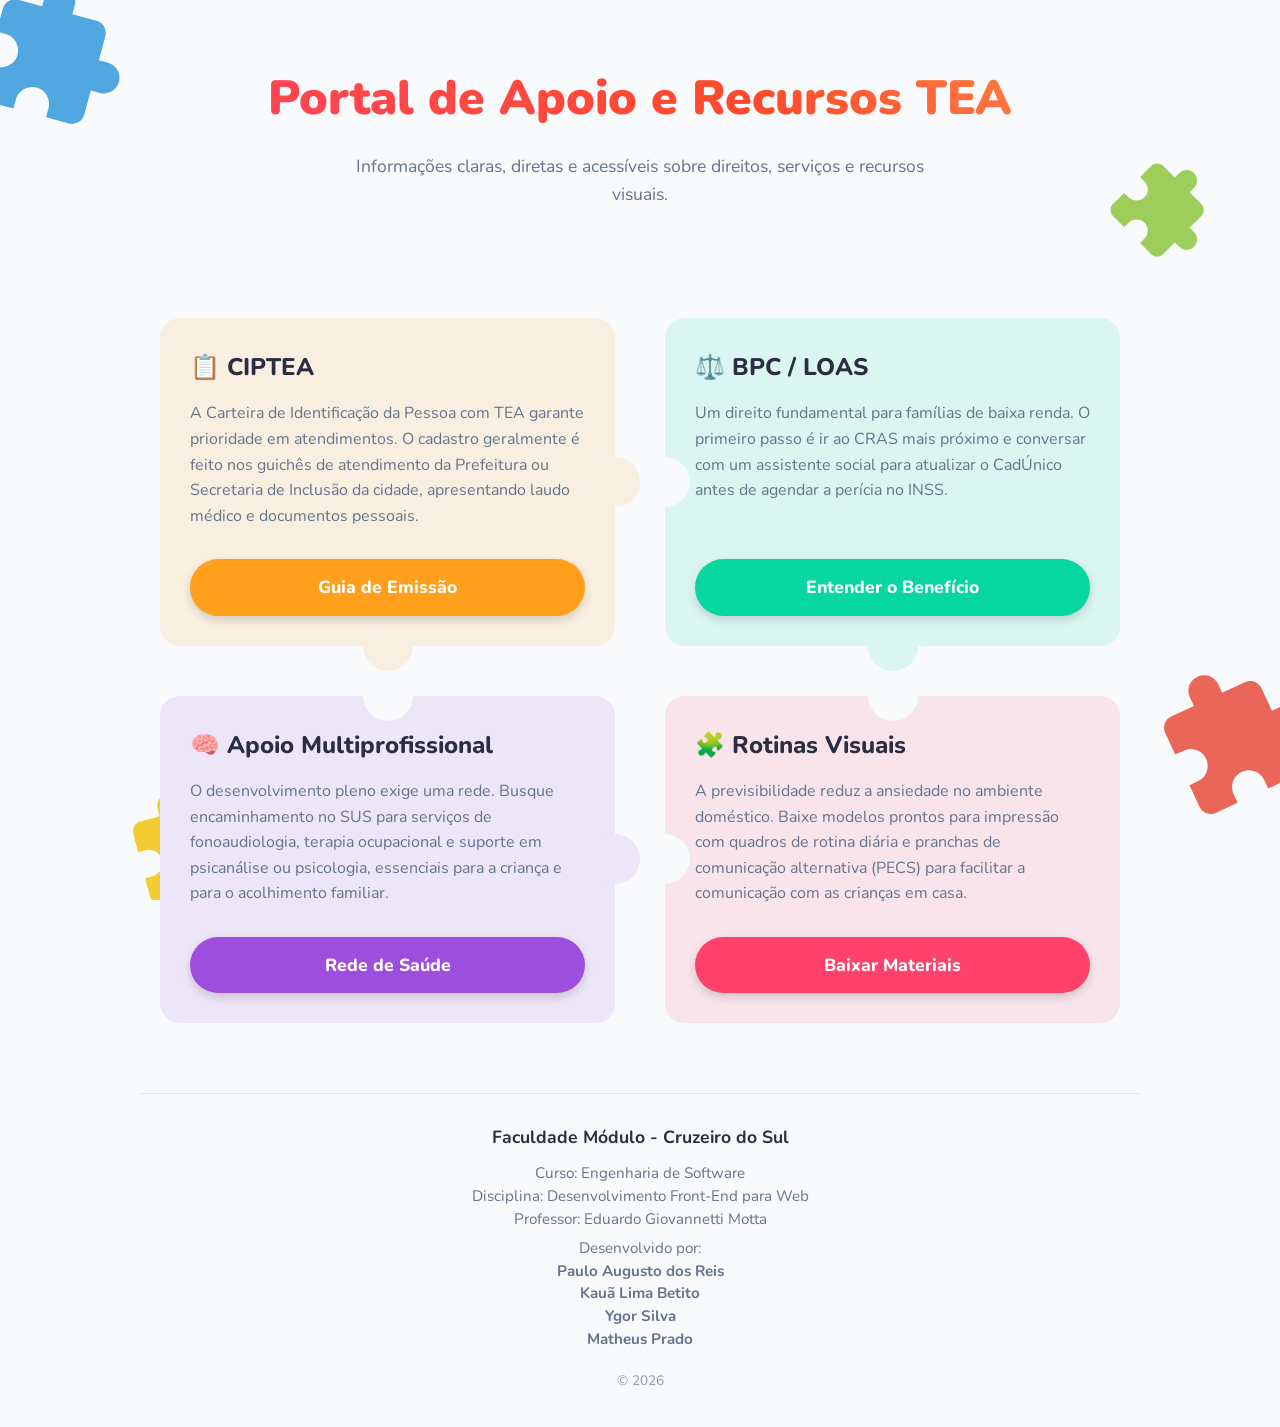
<file: index.html>
<!DOCTYPE html>
<html lang="pt-BR">
<head>
    <meta charset="UTF-8">
    <meta name="viewport" content="width=device-width, initial-scale=1.0">
    <title>Portal de Apoio TEA</title>

    <link rel="preconnect" href="https://fonts.googleapis.com">
    <link rel="preconnect" href="https://fonts.gstatic.com" crossorigin>
    <link href="https://fonts.googleapis.com/css2?family=Nunito:wght@400;700;900&display=swap" rel="stylesheet">
    
    <link rel="stylesheet" href="style.css">
</head>
<body>

    <div class="fundo-institucional">
        <svg class="peca p-azul" viewBox="0 0 24 24"><path d="M20.5 11H19V7c0-1.1-.9-2-2-2h-4V3.5C13 2.12 11.88 1 10.5 1S8 2.12 8 3.5V5H4c-1.1 0-1.99.9-1.99 2v3.8H3.5c1.49 0 2.7 1.21 2.7 2.7s-1.21 2.7-2.7 2.7H2V20c0 1.1.9 2 2 2h3.8v-1.5c0-1.49 1.21-2.7 2.7-2.7 1.49 0 2.7 1.21 2.7 2.7V22H17c1.1 0 2-.9 2-2v-4h1.5c1.38 0 2.5-1.12 2.5-2.5S21.88 11 20.5 11z"/></svg>
        <svg class="peca p-vermelha" viewBox="0 0 24 24"><path d="M20.5 11H19V7c0-1.1-.9-2-2-2h-4V3.5C13 2.12 11.88 1 10.5 1S8 2.12 8 3.5V5H4c-1.1 0-1.99.9-1.99 2v3.8H3.5c1.49 0 2.7 1.21 2.7 2.7s-1.21 2.7-2.7 2.7H2V20c0 1.1.9 2 2 2h3.8v-1.5c0-1.49 1.21-2.7 2.7-2.7 1.49 0 2.7 1.21 2.7 2.7V22H17c1.1 0 2-.9 2-2v-4h1.5c1.38 0 2.5-1.12 2.5-2.5S21.88 11 20.5 11z"/></svg>
        <svg class="peca p-verde" viewBox="0 0 24 24"><path d="M20.5 11H19V7c0-1.1-.9-2-2-2h-4V3.5C13 2.12 11.88 1 10.5 1S8 2.12 8 3.5V5H4c-1.1 0-1.99.9-1.99 2v3.8H3.5c1.49 0 2.7 1.21 2.7 2.7s-1.21 2.7-2.7 2.7H2V20c0 1.1.9 2 2 2h3.8v-1.5c0-1.49 1.21-2.7 2.7-2.7 1.49 0 2.7 1.21 2.7 2.7V22H17c1.1 0 2-.9 2-2v-4h1.5c1.38 0 2.5-1.12 2.5-2.5S21.88 11 20.5 11z"/></svg>
        <svg class="peca p-amarela" viewBox="0 0 24 24"><path d="M20.5 11H19V7c0-1.1-.9-2-2-2h-4V3.5C13 2.12 11.88 1 10.5 1S8 2.12 8 3.5V5H4c-1.1 0-1.99.9-1.99 2v3.8H3.5c1.49 0 2.7 1.21 2.7 2.7s-1.21 2.7-2.7 2.7H2V20c0 1.1.9 2 2 2h3.8v-1.5c0-1.49 1.21-2.7 2.7-2.7 1.49 0 2.7 1.21 2.7 2.7V22H17c1.1 0 2-.9 2-2v-4h1.5c1.38 0 2.5-1.12 2.5-2.5S21.88 11 20.5 11z"/></svg>
    </div>
    
    <header class="cabecalho-principal container">
        <h1>Portal de Apoio e Recursos TEA</h1>
        <p>Informações claras, diretas e acessíveis sobre direitos, serviços e recursos visuais.</p>
    </header>

    <main class="container">
        <div class="grid-cartoes">
            
            <article class="cartao">
                <div class="cartao-conteudo">
                    <h2>📋 CIPTEA</h2>
                    <p>A Carteira de Identificação da Pessoa com TEA garante prioridade em atendimentos. O cadastro geralmente é feito nos guichês de atendimento da Prefeitura ou Secretaria de Inclusão da cidade, apresentando laudo médico e documentos pessoais.</p>
                </div>
                <div class="cartao-acao">
                    <a href="ciptea.html" class="botao-profissional">Guia de Emissão</a>
                </div>
            </article>

            <article class="cartao">
                <div class="cartao-conteudo">
                    <h2>⚖️ BPC / LOAS</h2>
                    <p>Um direito fundamental para famílias de baixa renda. O primeiro passo é ir ao CRAS mais próximo e conversar com um assistente social para atualizar o CadÚnico antes de agendar a perícia no INSS.</p>
                </div>
                <div class="cartao-acao">
                    <a href="bpc.html" class="botao-profissional">Entender o Benefício</a>
                </div>
            </article>

            <article class="cartao">
                <div class="cartao-conteudo">
                    <h2>🧠 Apoio Multiprofissional</h2>
                    <p>O desenvolvimento pleno exige uma rede. Busque encaminhamento no SUS para serviços de fonoaudiologia, terapia ocupacional e suporte em psicanálise ou psicologia, essenciais para a criança e para o acolhimento familiar.</p>
                </div>
                <div class="cartao-acao">
                    <a href="saude.html" class="botao-profissional">Rede de Saúde</a>
                </div>
            </article>

            <article class="cartao">
                <div class="cartao-conteudo">
                    <h2>🧩 Rotinas Visuais</h2>
                    <p>A previsibilidade reduz a ansiedade no ambiente doméstico. Baixe modelos prontos para impressão com quadros de rotina diária e pranchas de comunicação alternativa (PECS) para facilitar a comunicação com as crianças em casa.</p>
                </div>
                <div class="cartao-acao">
                    <a href="materiais.html" class="botao-profissional">Baixar Materiais</a>
                </div>
            </article>

        </div>
    </main>

    <footer class="rodape-profissional container">
        <p class="faculdade"><strong>Faculdade Módulo - Cruzeiro do Sul</strong></p>
        <p class="disciplina">Curso: Engenharia de Software<br>
        Disciplina: Desenvolvimento Front-End para Web<br>
        Professor: Eduardo Giovannetti Motta</p>
        <p class="alunos">
          Desenvolvido por:<br>
          <strong>Paulo Augusto dos Reis</strong><br>
          <strong>Kauã Lima Betito</strong><br>
          <strong>Ygor Silva</strong><br>
          <strong>Matheus Prado</strong>
        </p>
        <p class="ano">&copy; 2026</p>
    </footer>

</body>
</html>
</file>
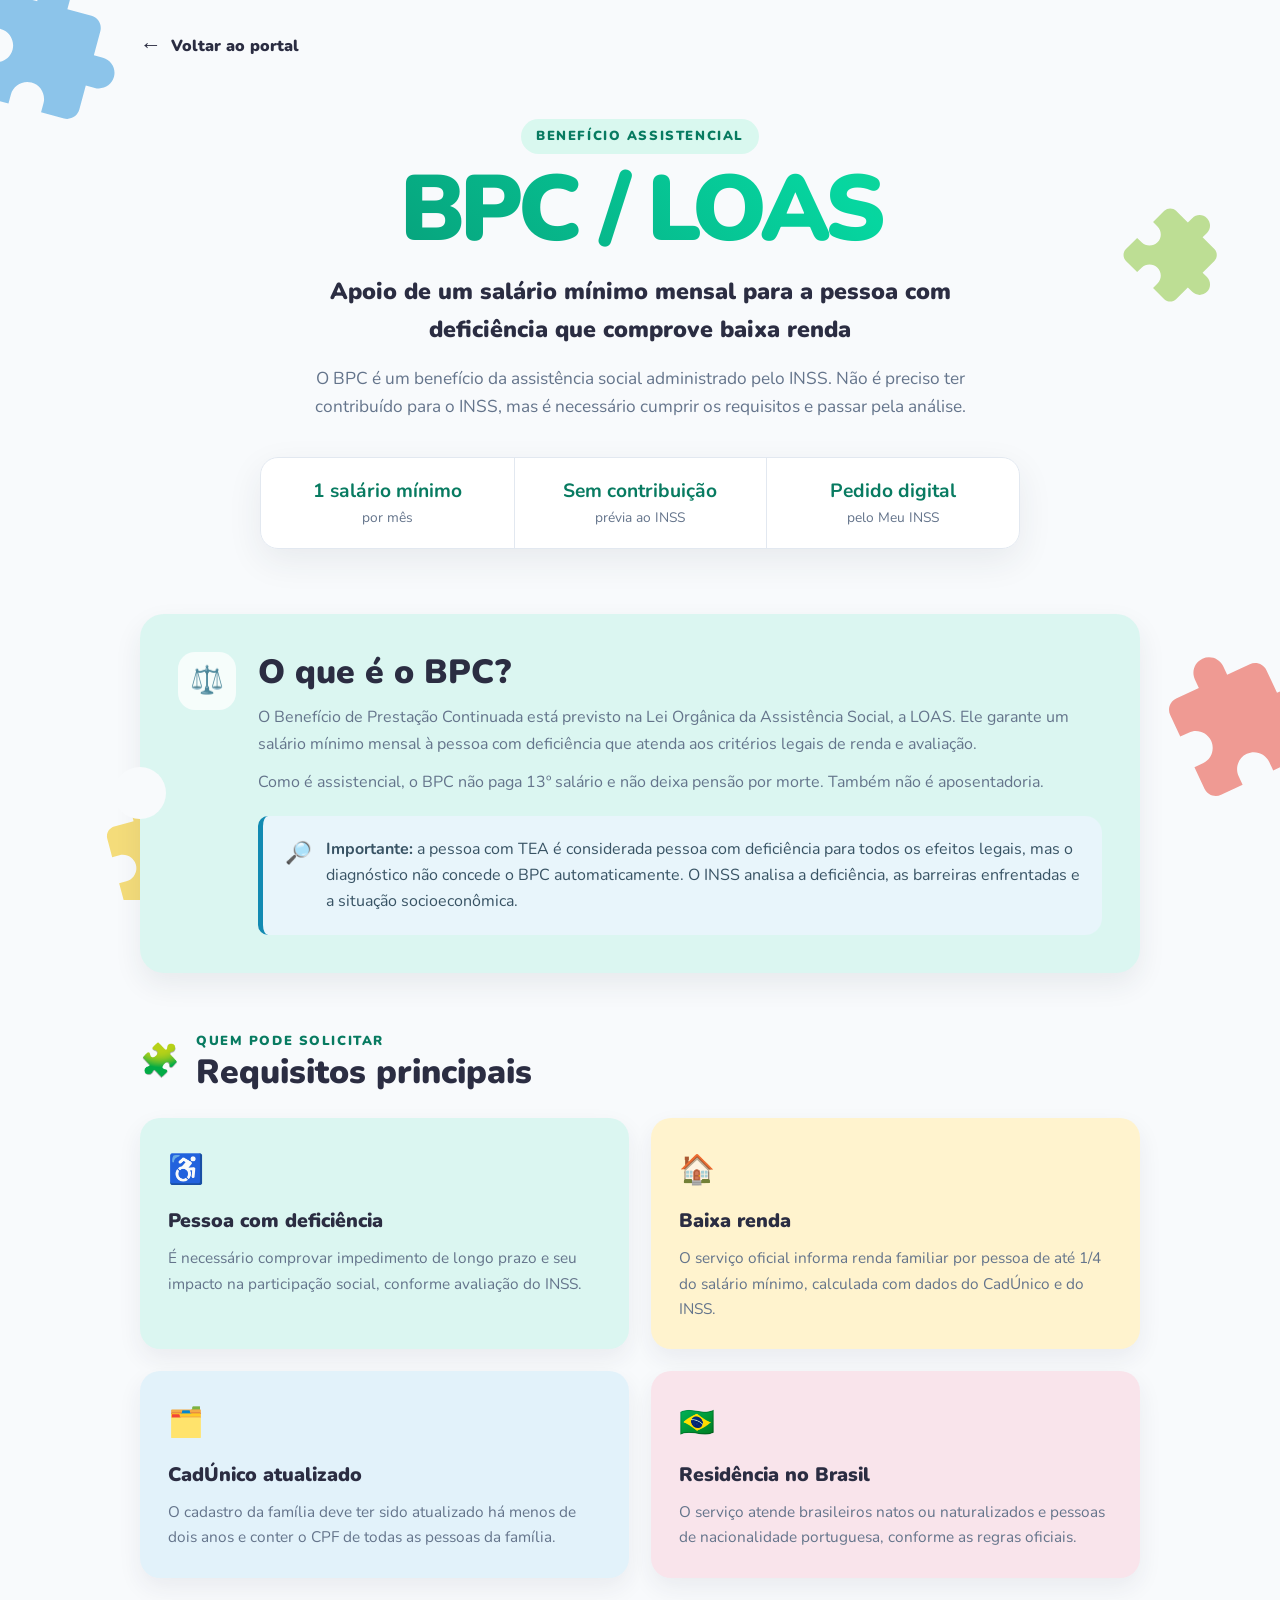
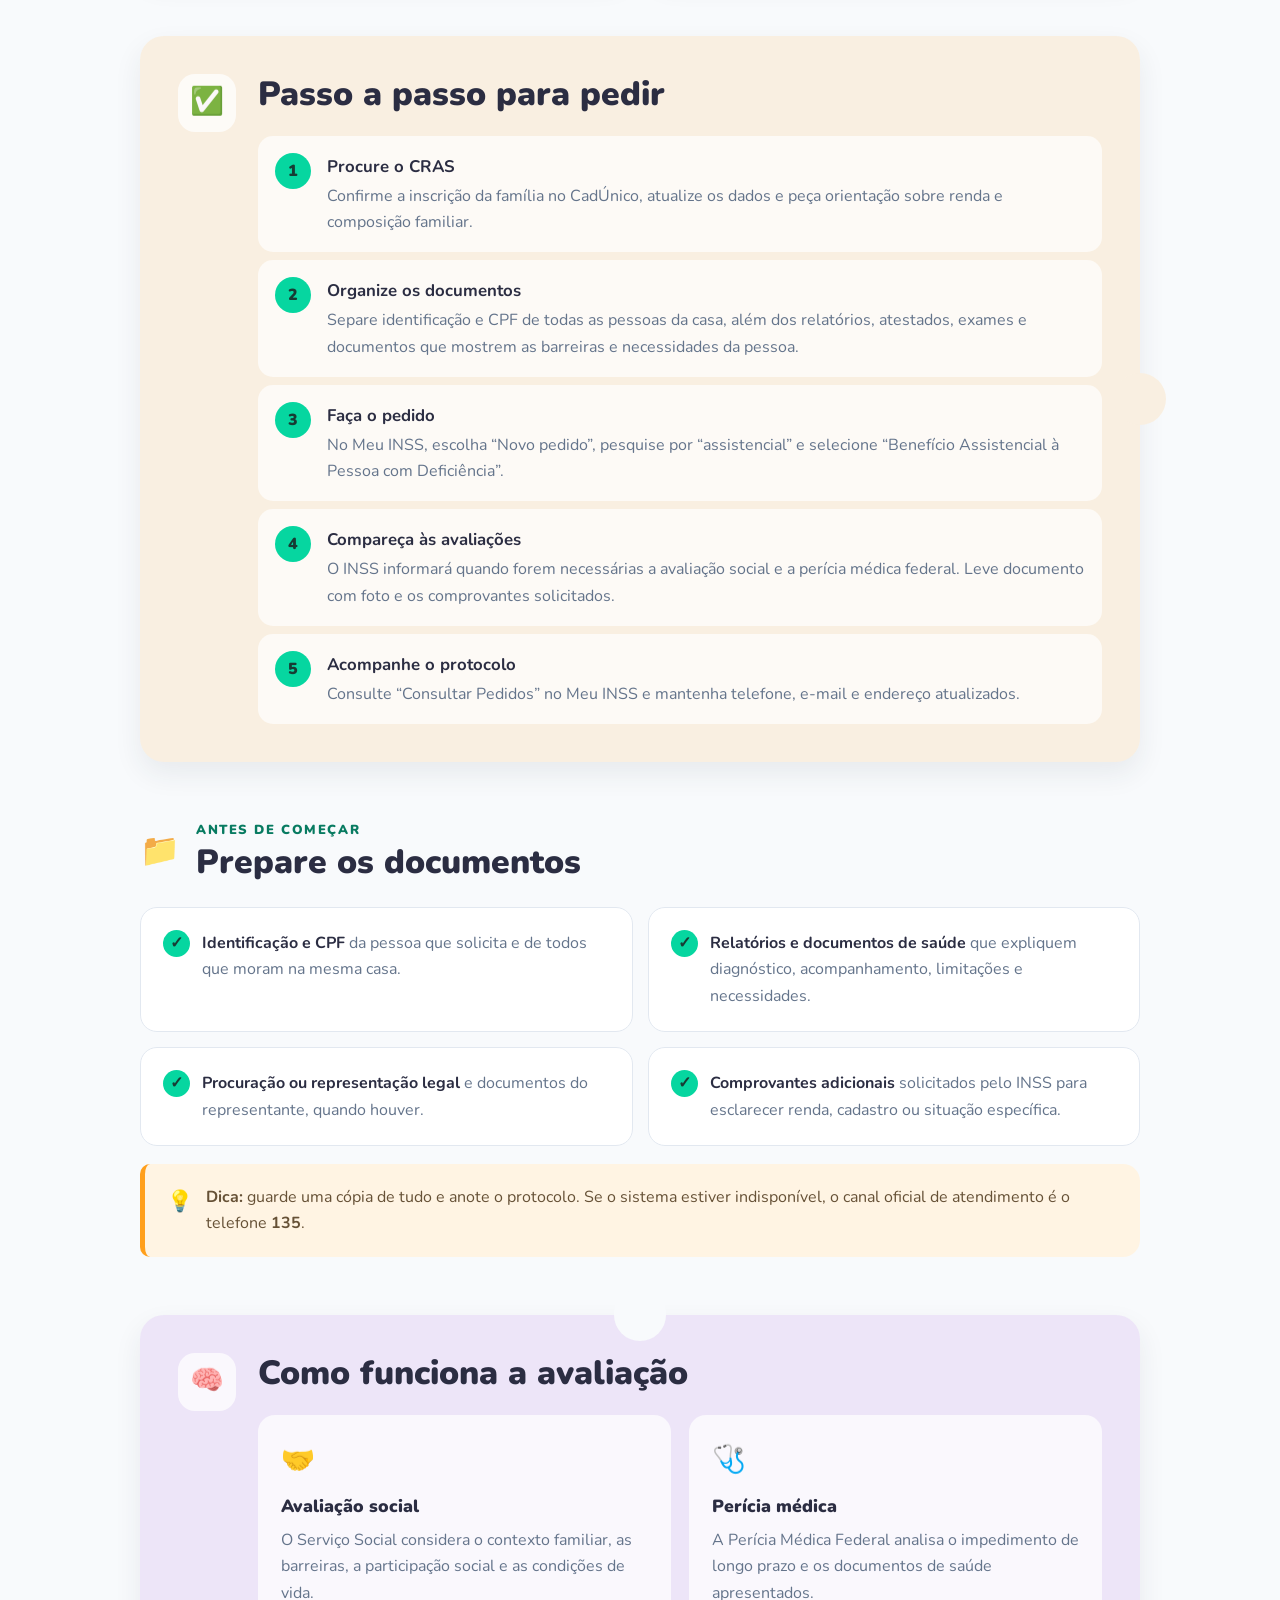
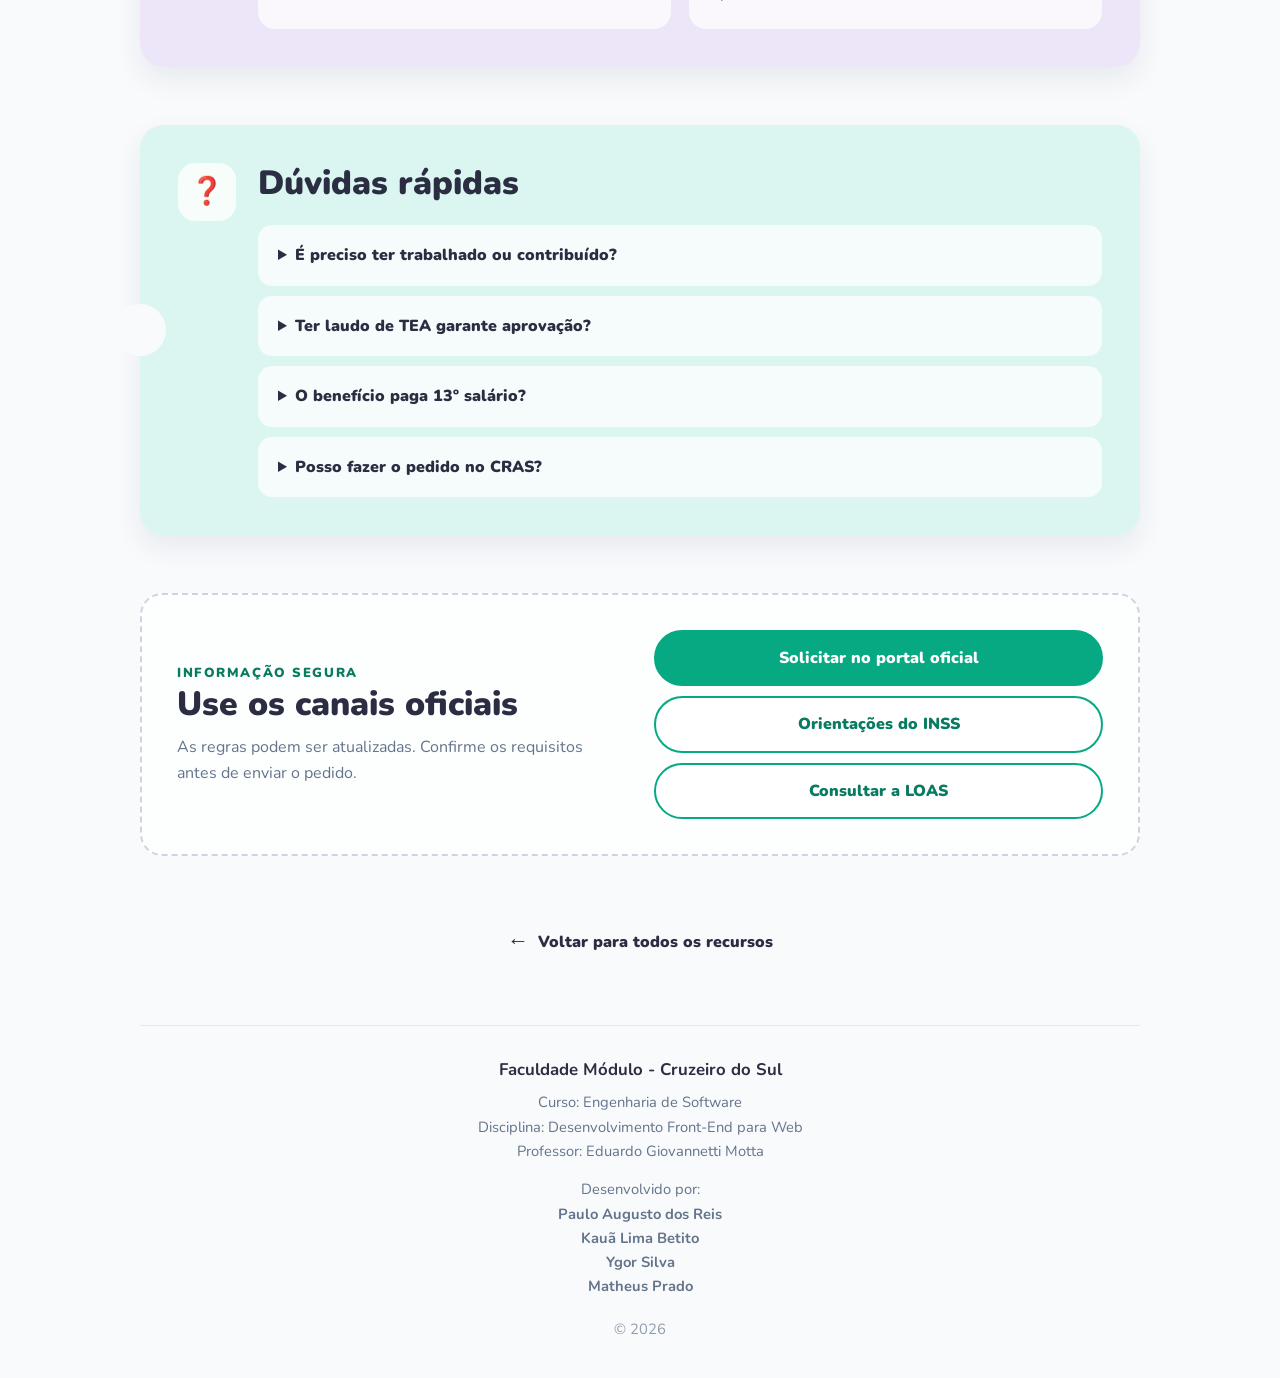
<file: bpc.html>
<!DOCTYPE html>
<html lang="pt-BR">
<head>
    <meta charset="UTF-8">
    <meta name="viewport" content="width=device-width, initial-scale=1.0">
    <meta name="description" content="Guia acessível sobre o BPC/LOAS para pessoas com deficiência, requisitos e solicitação pelo INSS.">
    <title>Entenda o BPC/LOAS | Portal de Apoio TEA</title>
    <link rel="preconnect" href="https://fonts.googleapis.com">
    <link rel="preconnect" href="https://fonts.gstatic.com" crossorigin>
    <link href="https://fonts.googleapis.com/css2?family=Nunito:wght@400;700;800;900&display=swap" rel="stylesheet">
    <link rel="stylesheet" href="ciptea.css">
    <link rel="stylesheet" href="recursos.css">
</head>
<body class="tema-verde">
    <a class="pular-conteudo" href="#conteudo">Pular para o conteúdo</a>
    <div class="fundo-institucional" aria-hidden="true">
        <svg class="peca p-azul" viewBox="0 0 24 24"><path d="M20.5 11H19V7c0-1.1-.9-2-2-2h-4V3.5C13 2.12 11.88 1 10.5 1S8 2.12 8 3.5V5H4c-1.1 0-1.99.9-1.99 2v3.8H3.5c1.49 0 2.7 1.21 2.7 2.7s-1.21 2.7-2.7 2.7H2V20c0 1.1.9 2 2 2h3.8v-1.5c0-1.49 1.21-2.7 2.7-2.7 1.49 0 2.7 1.21 2.7 2.7V22H17c1.1 0 2-.9 2-2v-4h1.5c1.38 0 2.5-1.12 2.5-2.5S21.88 11 20.5 11z"/></svg>
        <svg class="peca p-vermelha" viewBox="0 0 24 24"><path d="M20.5 11H19V7c0-1.1-.9-2-2-2h-4V3.5C13 2.12 11.88 1 10.5 1S8 2.12 8 3.5V5H4c-1.1 0-1.99.9-1.99 2v3.8H3.5c1.49 0 2.7 1.21 2.7 2.7s-1.21 2.7-2.7 2.7H2V20c0 1.1.9 2 2 2h3.8v-1.5c0-1.49 1.21-2.7 2.7-2.7 1.49 0 2.7 1.21 2.7 2.7V22H17c1.1 0 2-.9 2-2v-4h1.5c1.38 0 2.5-1.12 2.5-2.5S21.88 11 20.5 11z"/></svg>
        <svg class="peca p-verde" viewBox="0 0 24 24"><path d="M20.5 11H19V7c0-1.1-.9-2-2-2h-4V3.5C13 2.12 11.88 1 10.5 1S8 2.12 8 3.5V5H4c-1.1 0-1.99.9-1.99 2v3.8H3.5c1.49 0 2.7 1.21 2.7 2.7s-1.21 2.7-2.7 2.7H2V20c0 1.1.9 2 2 2h3.8v-1.5c0-1.49 1.21-2.7 2.7-2.7 1.49 0 2.7 1.21 2.7 2.7V22H17c1.1 0 2-.9 2-2v-4h1.5c1.38 0 2.5-1.12 2.5-2.5S21.88 11 20.5 11z"/></svg>
        <svg class="peca p-amarela" viewBox="0 0 24 24"><path d="M20.5 11H19V7c0-1.1-.9-2-2-2h-4V3.5C13 2.12 11.88 1 10.5 1S8 2.12 8 3.5V5H4c-1.1 0-1.99.9-1.99 2v3.8H3.5c1.49 0 2.7 1.21 2.7 2.7s-1.21 2.7-2.7 2.7H2V20c0 1.1.9 2 2 2h3.8v-1.5c0-1.49 1.21-2.7 2.7-2.7 1.49 0 2.7 1.21 2.7 2.7V22H17c1.1 0 2-.9 2-2v-4h1.5c1.38 0 2.5-1.12 2.5-2.5S21.88 11 20.5 11z"/></svg>
    </div>

    <nav class="navegacao container" aria-label="Navegação principal">
        <a class="voltar" href="index.html"><span aria-hidden="true">←</span> Voltar ao portal</a>
    </nav>

    <header class="hero container">
        <span class="etiqueta">Benefício assistencial</span>
        <h1>BPC / LOAS</h1>
        <p class="subtitulo">Apoio de um salário mínimo mensal para a pessoa com deficiência que comprove baixa renda</p>
        <p class="introducao">O BPC é um benefício da assistência social administrado pelo INSS. Não é preciso ter contribuído para o INSS, mas é necessário cumprir os requisitos e passar pela análise.</p>
        <div class="resumo" aria-label="Informações principais">
            <div><strong>1 salário mínimo</strong><span>por mês</span></div>
            <div><strong>Sem contribuição</strong><span>prévia ao INSS</span></div>
            <div><strong>Pedido digital</strong><span>pelo Meu INSS</span></div>
        </div>
    </header>

    <main id="conteudo" class="container conteudo-principal">
        <section class="bloco bloco-verde" aria-labelledby="o-que-e-bpc">
            <div class="icone" aria-hidden="true">⚖️</div>
            <div>
                <h2 id="o-que-e-bpc">O que é o BPC?</h2>
                <p>O Benefício de Prestação Continuada está previsto na Lei Orgânica da Assistência Social, a LOAS. Ele garante um salário mínimo mensal à pessoa com deficiência que atenda aos critérios legais de renda e avaliação.</p>
                <p>Como é assistencial, o BPC não paga 13º salário e não deixa pensão por morte. Também não é aposentadoria.</p>
                <div class="nota-destaque">
                    <span aria-hidden="true">🔎</span>
                    <p><strong>Importante:</strong> a pessoa com TEA é considerada pessoa com deficiência para todos os efeitos legais, mas o diagnóstico não concede o BPC automaticamente. O INSS analisa a deficiência, as barreiras enfrentadas e a situação socioeconômica.</p>
                </div>
            </div>
        </section>

        <section aria-labelledby="requisitos-bpc">
            <div class="titulo-secao">
                <span aria-hidden="true">🧩</span>
                <div><p class="chamada">Quem pode solicitar</p><h2 id="requisitos-bpc">Requisitos principais</h2></div>
            </div>
            <div class="grid-beneficios grade-quatro">
                <article class="mini-cartao verde"><span aria-hidden="true">♿</span><h3>Pessoa com deficiência</h3><p>É necessário comprovar impedimento de longo prazo e seu impacto na participação social, conforme avaliação do INSS.</p></article>
                <article class="mini-cartao amarelo"><span aria-hidden="true">🏠</span><h3>Baixa renda</h3><p>O serviço oficial informa renda familiar por pessoa de até 1/4 do salário mínimo, calculada com dados do CadÚnico e do INSS.</p></article>
                <article class="mini-cartao azul"><span aria-hidden="true">🗂️</span><h3>CadÚnico atualizado</h3><p>O cadastro da família deve ter sido atualizado há menos de dois anos e conter o CPF de todas as pessoas da família.</p></article>
                <article class="mini-cartao rosa"><span aria-hidden="true">🇧🇷</span><h3>Residência no Brasil</h3><p>O serviço atende brasileiros natos ou naturalizados e pessoas de nacionalidade portuguesa, conforme as regras oficiais.</p></article>
            </div>
        </section>

        <section class="bloco bloco-laranja" aria-labelledby="passos-bpc">
            <div class="icone" aria-hidden="true">✅</div>
            <div class="largura-total">
                <h2 id="passos-bpc">Passo a passo para pedir</h2>
                <ol class="passos">
                    <li><span>1</span><div><strong>Procure o CRAS</strong><p>Confirme a inscrição da família no CadÚnico, atualize os dados e peça orientação sobre renda e composição familiar.</p></div></li>
                    <li><span>2</span><div><strong>Organize os documentos</strong><p>Separe identificação e CPF de todas as pessoas da casa, além dos relatórios, atestados, exames e documentos que mostrem as barreiras e necessidades da pessoa.</p></div></li>
                    <li><span>3</span><div><strong>Faça o pedido</strong><p>No Meu INSS, escolha “Novo pedido”, pesquise por “assistencial” e selecione “Benefício Assistencial à Pessoa com Deficiência”.</p></div></li>
                    <li><span>4</span><div><strong>Compareça às avaliações</strong><p>O INSS informará quando forem necessárias a avaliação social e a perícia médica federal. Leve documento com foto e os comprovantes solicitados.</p></div></li>
                    <li><span>5</span><div><strong>Acompanhe o protocolo</strong><p>Consulte “Consultar Pedidos” no Meu INSS e mantenha telefone, e-mail e endereço atualizados.</p></div></li>
                </ol>
            </div>
        </section>

        <section class="documentos" aria-labelledby="documentos-bpc">
            <div class="titulo-secao">
                <span aria-hidden="true">📁</span>
                <div><p class="chamada">Antes de começar</p><h2 id="documentos-bpc">Prepare os documentos</h2></div>
            </div>
            <div class="lista-documentos">
                <div><span aria-hidden="true">✓</span><p><strong>Identificação e CPF</strong> da pessoa que solicita e de todos que moram na mesma casa.</p></div>
                <div><span aria-hidden="true">✓</span><p><strong>Relatórios e documentos de saúde</strong> que expliquem diagnóstico, acompanhamento, limitações e necessidades.</p></div>
                <div><span aria-hidden="true">✓</span><p><strong>Procuração ou representação legal</strong> e documentos do representante, quando houver.</p></div>
                <div><span aria-hidden="true">✓</span><p><strong>Comprovantes adicionais</strong> solicitados pelo INSS para esclarecer renda, cadastro ou situação específica.</p></div>
            </div>
            <aside class="aviso"><span aria-hidden="true">💡</span><p><strong>Dica:</strong> guarde uma cópia de tudo e anote o protocolo. Se o sistema estiver indisponível, o canal oficial de atendimento é o telefone <strong>135</strong>.</p></aside>
        </section>

        <section class="bloco bloco-roxo" aria-labelledby="avaliacoes-bpc">
            <div class="icone" aria-hidden="true">🧠</div>
            <div class="largura-total">
                <h2 id="avaliacoes-bpc">Como funciona a avaliação</h2>
                <div class="etapas-avaliacao">
                    <article><span aria-hidden="true">🤝</span><h3>Avaliação social</h3><p>O Serviço Social considera o contexto familiar, as barreiras, a participação social e as condições de vida.</p></article>
                    <article><span aria-hidden="true">🩺</span><h3>Perícia médica</h3><p>A Perícia Médica Federal analisa o impedimento de longo prazo e os documentos de saúde apresentados.</p></article>
                </div>
            </div>
        </section>

        <section class="bloco bloco-verde" aria-labelledby="duvidas-bpc">
            <div class="icone" aria-hidden="true">❓</div>
            <div class="largura-total">
                <h2 id="duvidas-bpc">Dúvidas rápidas</h2>
                <div class="perguntas">
                    <details><summary>É preciso ter trabalhado ou contribuído?</summary><p>Não. O BPC é assistencial e não exige contribuição anterior ao INSS.</p></details>
                    <details><summary>Ter laudo de TEA garante aprovação?</summary><p>Não. O laudo é importante, mas a concessão depende do conjunto de requisitos, da avaliação da deficiência e da situação de renda.</p></details>
                    <details><summary>O benefício paga 13º salário?</summary><p>Não. O BPC não paga 13º e não gera pensão por morte.</p></details>
                    <details><summary>Posso fazer o pedido no CRAS?</summary><p>O CRAS orienta e administra o CadÚnico. O pedido do benefício é feito ao INSS, principalmente pelo Meu INSS ou, em caso de indisponibilidade, pelo telefone 135.</p></details>
                </div>
            </div>
        </section>

        <section class="fontes" aria-labelledby="fontes-bpc">
            <div><p class="chamada">Informação segura</p><h2 id="fontes-bpc">Use os canais oficiais</h2><p>As regras podem ser atualizadas. Confirme os requisitos antes de enviar o pedido.</p></div>
            <div class="acoes-fontes">
                <a class="botao primario" href="https://www.gov.br/pt-br/servicos/solicitar-beneficio-assistencial-a-pessoa-com-deficiencia" target="_blank" rel="noopener noreferrer">Solicitar no portal oficial</a>
                <a class="botao secundario" href="https://www.gov.br/inss/pt-br/direitos-e-deveres/beneficios-assistenciais/beneficio-assistencial-a-pessoa-com-deficiencia-bpc-loas" target="_blank" rel="noopener noreferrer">Orientações do INSS</a>
                <a class="botao secundario" href="https://www.planalto.gov.br/ccivil_03/leis/l8742compilado.htm" target="_blank" rel="noopener noreferrer">Consultar a LOAS</a>
            </div>
        </section>
        <a class="retorno-final" href="index.html"><span aria-hidden="true">←</span> Voltar para todos os recursos</a>
    </main>

    <footer class="rodape-profissional container">
        <p class="faculdade"><strong>Faculdade Módulo - Cruzeiro do Sul</strong></p>
        <p>Curso: Engenharia de Software<br>Disciplina: Desenvolvimento Front-End para Web<br>Professor: Eduardo Giovannetti Motta</p>
        <p class="alunos">Desenvolvido por:<br><strong>Paulo Augusto dos Reis</strong><br><strong>Kauã Lima Betito</strong><br><strong>Ygor Silva</strong><br><strong>Matheus Prado</strong></p>
        <p class="ano">&copy; 2026</p>
    </footer>
</body>
</html>
</file>
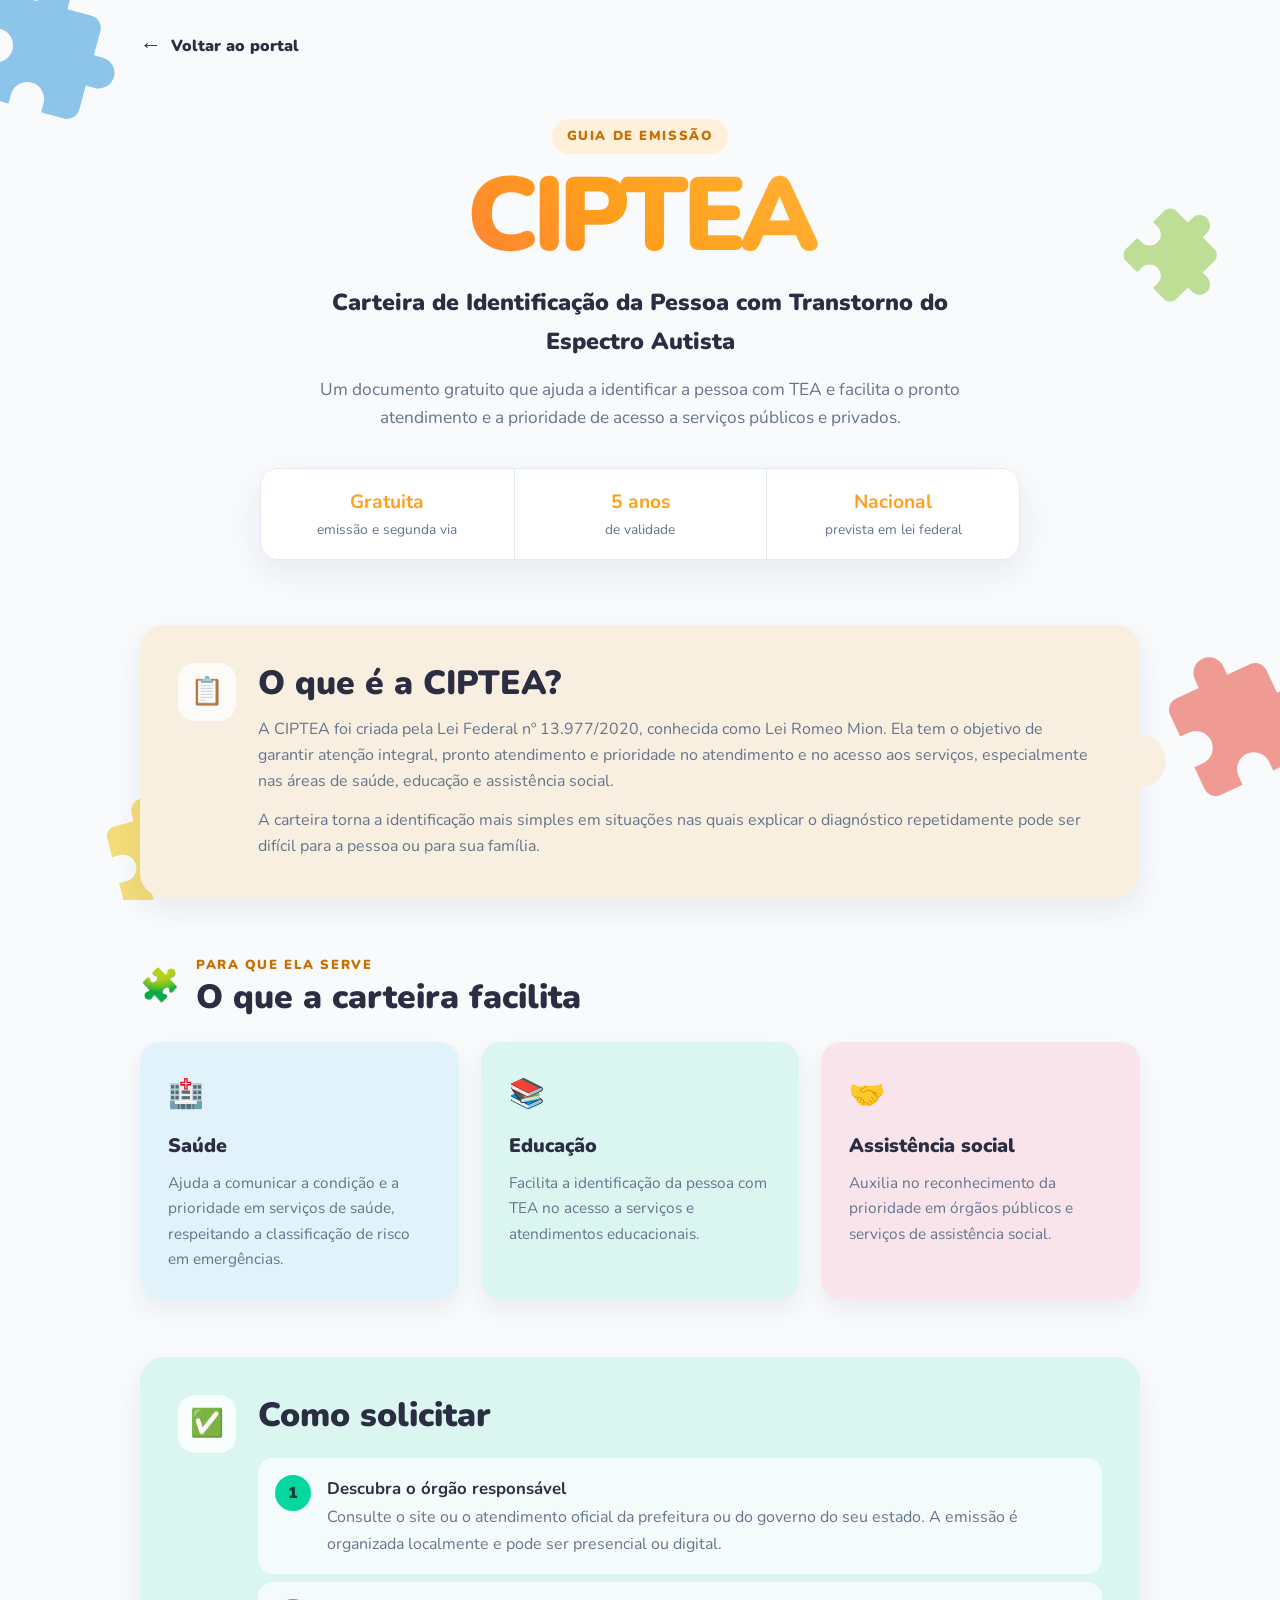
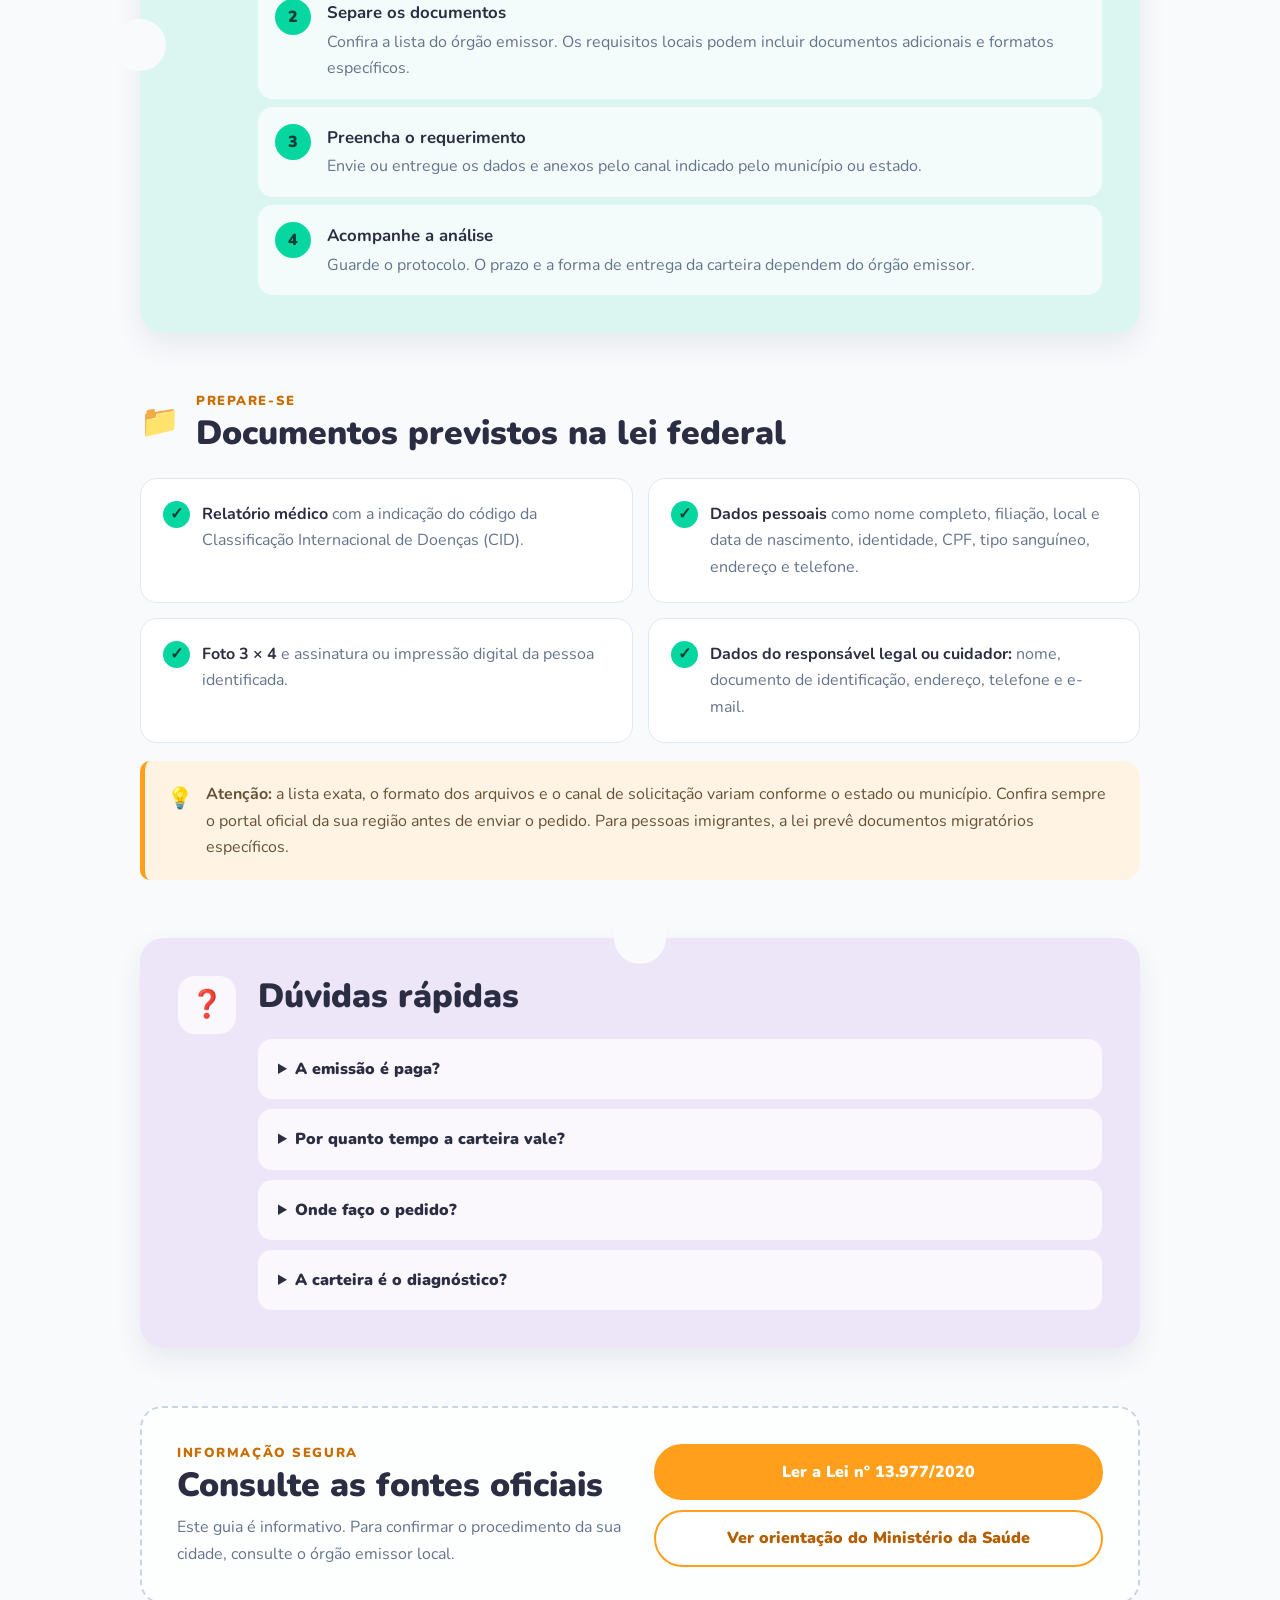
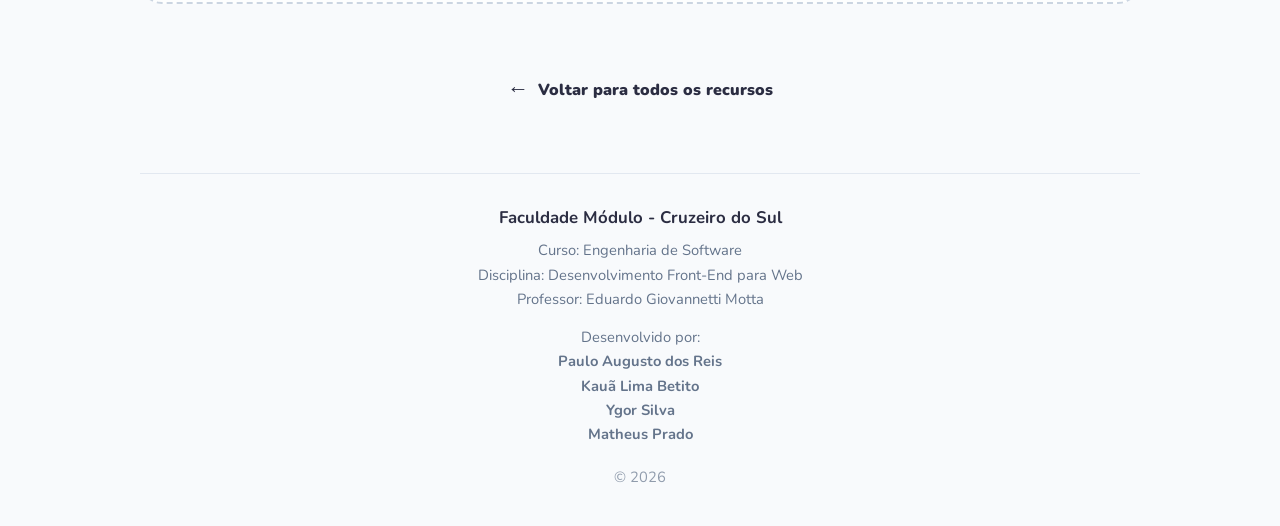
<file: ciptea.html>
<!DOCTYPE html>
<html lang="pt-BR">
<head>
    <meta charset="UTF-8">
    <meta name="viewport" content="width=device-width, initial-scale=1.0">
    <meta name="description" content="Guia acessível sobre a CIPTEA, sua finalidade, documentos e etapas para solicitar a carteira.">
    <title>Guia da CIPTEA | Portal de Apoio TEA</title>

    <link rel="preconnect" href="https://fonts.googleapis.com">
    <link rel="preconnect" href="https://fonts.gstatic.com" crossorigin>
    <link href="https://fonts.googleapis.com/css2?family=Nunito:wght@400;700;800;900&display=swap" rel="stylesheet">
    <link rel="stylesheet" href="ciptea.css">
</head>
<body>
    <a class="pular-conteudo" href="#conteudo">Pular para o conteúdo</a>

    <div class="fundo-institucional" aria-hidden="true">
        <svg class="peca p-azul" viewBox="0 0 24 24"><path d="M20.5 11H19V7c0-1.1-.9-2-2-2h-4V3.5C13 2.12 11.88 1 10.5 1S8 2.12 8 3.5V5H4c-1.1 0-1.99.9-1.99 2v3.8H3.5c1.49 0 2.7 1.21 2.7 2.7s-1.21 2.7-2.7 2.7H2V20c0 1.1.9 2 2 2h3.8v-1.5c0-1.49 1.21-2.7 2.7-2.7 1.49 0 2.7 1.21 2.7 2.7V22H17c1.1 0 2-.9 2-2v-4h1.5c1.38 0 2.5-1.12 2.5-2.5S21.88 11 20.5 11z"/></svg>
        <svg class="peca p-vermelha" viewBox="0 0 24 24"><path d="M20.5 11H19V7c0-1.1-.9-2-2-2h-4V3.5C13 2.12 11.88 1 10.5 1S8 2.12 8 3.5V5H4c-1.1 0-1.99.9-1.99 2v3.8H3.5c1.49 0 2.7 1.21 2.7 2.7s-1.21 2.7-2.7 2.7H2V20c0 1.1.9 2 2 2h3.8v-1.5c0-1.49 1.21-2.7 2.7-2.7 1.49 0 2.7 1.21 2.7 2.7V22H17c1.1 0 2-.9 2-2v-4h1.5c1.38 0 2.5-1.12 2.5-2.5S21.88 11 20.5 11z"/></svg>
        <svg class="peca p-verde" viewBox="0 0 24 24"><path d="M20.5 11H19V7c0-1.1-.9-2-2-2h-4V3.5C13 2.12 11.88 1 10.5 1S8 2.12 8 3.5V5H4c-1.1 0-1.99.9-1.99 2v3.8H3.5c1.49 0 2.7 1.21 2.7 2.7s-1.21 2.7-2.7 2.7H2V20c0 1.1.9 2 2 2h3.8v-1.5c0-1.49 1.21-2.7 2.7-2.7 1.49 0 2.7 1.21 2.7 2.7V22H17c1.1 0 2-.9 2-2v-4h1.5c1.38 0 2.5-1.12 2.5-2.5S21.88 11 20.5 11z"/></svg>
        <svg class="peca p-amarela" viewBox="0 0 24 24"><path d="M20.5 11H19V7c0-1.1-.9-2-2-2h-4V3.5C13 2.12 11.88 1 10.5 1S8 2.12 8 3.5V5H4c-1.1 0-1.99.9-1.99 2v3.8H3.5c1.49 0 2.7 1.21 2.7 2.7s-1.21 2.7-2.7 2.7H2V20c0 1.1.9 2 2 2h3.8v-1.5c0-1.49 1.21-2.7 2.7-2.7 1.49 0 2.7 1.21 2.7 2.7V22H17c1.1 0 2-.9 2-2v-4h1.5c1.38 0 2.5-1.12 2.5-2.5S21.88 11 20.5 11z"/></svg>
    </div>

    <nav class="navegacao container" aria-label="Navegação principal">
        <a class="voltar" href="index.html"><span aria-hidden="true">←</span> Voltar ao portal</a>
    </nav>

    <header class="hero container">
        <span class="etiqueta">Guia de emissão</span>
        <h1>CIPTEA</h1>
        <p class="subtitulo">Carteira de Identificação da Pessoa com Transtorno do Espectro Autista</p>
        <p class="introducao">Um documento gratuito que ajuda a identificar a pessoa com TEA e facilita o pronto atendimento e a prioridade de acesso a serviços públicos e privados.</p>

        <div class="resumo" aria-label="Informações principais">
            <div><strong>Gratuita</strong><span>emissão e segunda via</span></div>
            <div><strong>5 anos</strong><span>de validade</span></div>
            <div><strong>Nacional</strong><span>prevista em lei federal</span></div>
        </div>
    </header>

    <main id="conteudo" class="container conteudo-principal">
        <section class="bloco bloco-laranja" aria-labelledby="o-que-e">
            <div class="icone" aria-hidden="true">📋</div>
            <div>
                <h2 id="o-que-e">O que é a CIPTEA?</h2>
                <p>A CIPTEA foi criada pela Lei Federal nº 13.977/2020, conhecida como Lei Romeo Mion. Ela tem o objetivo de garantir atenção integral, pronto atendimento e prioridade no atendimento e no acesso aos serviços, especialmente nas áreas de saúde, educação e assistência social.</p>
                <p>A carteira torna a identificação mais simples em situações nas quais explicar o diagnóstico repetidamente pode ser difícil para a pessoa ou para sua família.</p>
            </div>
        </section>

        <section aria-labelledby="garantias">
            <div class="titulo-secao">
                <span aria-hidden="true">🧩</span>
                <div>
                    <p class="chamada">Para que ela serve</p>
                    <h2 id="garantias">O que a carteira facilita</h2>
                </div>
            </div>

            <div class="grid-beneficios">
                <article class="mini-cartao azul">
                    <span aria-hidden="true">🏥</span>
                    <h3>Saúde</h3>
                    <p>Ajuda a comunicar a condição e a prioridade em serviços de saúde, respeitando a classificação de risco em emergências.</p>
                </article>
                <article class="mini-cartao verde">
                    <span aria-hidden="true">📚</span>
                    <h3>Educação</h3>
                    <p>Facilita a identificação da pessoa com TEA no acesso a serviços e atendimentos educacionais.</p>
                </article>
                <article class="mini-cartao rosa">
                    <span aria-hidden="true">🤝</span>
                    <h3>Assistência social</h3>
                    <p>Auxilia no reconhecimento da prioridade em órgãos públicos e serviços de assistência social.</p>
                </article>
            </div>
        </section>

        <section class="bloco bloco-verde" aria-labelledby="como-solicitar">
            <div class="icone" aria-hidden="true">✅</div>
            <div class="largura-total">
                <h2 id="como-solicitar">Como solicitar</h2>
                <ol class="passos">
                    <li>
                        <span>1</span>
                        <div><strong>Descubra o órgão responsável</strong><p>Consulte o site ou o atendimento oficial da prefeitura ou do governo do seu estado. A emissão é organizada localmente e pode ser presencial ou digital.</p></div>
                    </li>
                    <li>
                        <span>2</span>
                        <div><strong>Separe os documentos</strong><p>Confira a lista do órgão emissor. Os requisitos locais podem incluir documentos adicionais e formatos específicos.</p></div>
                    </li>
                    <li>
                        <span>3</span>
                        <div><strong>Preencha o requerimento</strong><p>Envie ou entregue os dados e anexos pelo canal indicado pelo município ou estado.</p></div>
                    </li>
                    <li>
                        <span>4</span>
                        <div><strong>Acompanhe a análise</strong><p>Guarde o protocolo. O prazo e a forma de entrega da carteira dependem do órgão emissor.</p></div>
                    </li>
                </ol>
            </div>
        </section>

        <section class="documentos" aria-labelledby="documentos">
            <div class="titulo-secao">
                <span aria-hidden="true">📁</span>
                <div>
                    <p class="chamada">Prepare-se</p>
                    <h2 id="documentos">Documentos previstos na lei federal</h2>
                </div>
            </div>

            <div class="lista-documentos">
                <div><span aria-hidden="true">✓</span><p><strong>Relatório médico</strong> com a indicação do código da Classificação Internacional de Doenças (CID).</p></div>
                <div><span aria-hidden="true">✓</span><p><strong>Dados pessoais</strong> como nome completo, filiação, local e data de nascimento, identidade, CPF, tipo sanguíneo, endereço e telefone.</p></div>
                <div><span aria-hidden="true">✓</span><p><strong>Foto 3 × 4</strong> e assinatura ou impressão digital da pessoa identificada.</p></div>
                <div><span aria-hidden="true">✓</span><p><strong>Dados do responsável legal ou cuidador:</strong> nome, documento de identificação, endereço, telefone e e-mail.</p></div>
            </div>

            <aside class="aviso">
                <span aria-hidden="true">💡</span>
                <p><strong>Atenção:</strong> a lista exata, o formato dos arquivos e o canal de solicitação variam conforme o estado ou município. Confira sempre o portal oficial da sua região antes de enviar o pedido. Para pessoas imigrantes, a lei prevê documentos migratórios específicos.</p>
            </aside>
        </section>

        <section class="bloco bloco-roxo" aria-labelledby="duvidas">
            <div class="icone" aria-hidden="true">❓</div>
            <div class="largura-total">
                <h2 id="duvidas">Dúvidas rápidas</h2>
                <div class="perguntas">
                    <details>
                        <summary>A emissão é paga?</summary>
                        <p>Não. O requerimento, a emissão e a segunda via são gratuitos.</p>
                    </details>
                    <details>
                        <summary>Por quanto tempo a carteira vale?</summary>
                        <p>A validade é de cinco anos. Na revalidação, os dados devem ser atualizados e o mesmo número da carteira deve ser mantido.</p>
                    </details>
                    <details>
                        <summary>Onde faço o pedido?</summary>
                        <p>No órgão responsável pela política de proteção da pessoa com TEA do seu estado, Distrito Federal ou município. Procure “CIPTEA” no portal oficial da prefeitura ou do governo estadual.</p>
                    </details>
                    <details>
                        <summary>A carteira é o diagnóstico?</summary>
                        <p>Não. O relatório médico é utilizado para solicitar a carteira. A CIPTEA é um documento de identificação que facilita o reconhecimento e o atendimento prioritário.</p>
                    </details>
                </div>
            </div>
        </section>

        <section class="fontes" aria-labelledby="fontes">
            <div>
                <p class="chamada">Informação segura</p>
                <h2 id="fontes">Consulte as fontes oficiais</h2>
                <p>Este guia é informativo. Para confirmar o procedimento da sua cidade, consulte o órgão emissor local.</p>
            </div>
            <div class="acoes-fontes">
                <a class="botao primario" href="https://www.planalto.gov.br/ccivil_03/_ato2019-2022/2020/lei/l13977.htm" target="_blank" rel="noopener noreferrer">Ler a Lei nº 13.977/2020</a>
                <a class="botao secundario" href="https://www.gov.br/saude/pt-br/assuntos/saude-de-a-a-z/a/autismo/faq/o-que-e-a-carteira" target="_blank" rel="noopener noreferrer">Ver orientação do Ministério da Saúde</a>
            </div>
        </section>

        <a class="retorno-final" href="index.html"><span aria-hidden="true">←</span> Voltar para todos os recursos</a>
    </main>

    <footer class="rodape-profissional container">
        <p class="faculdade"><strong>Faculdade Módulo - Cruzeiro do Sul</strong></p>
        <p>Curso: Engenharia de Software<br>Disciplina: Desenvolvimento Front-End para Web<br>Professor: Eduardo Giovannetti Motta</p>
        <p class="alunos">Desenvolvido por:<br><strong>Paulo Augusto dos Reis</strong><br><strong>Kauã Lima Betito</strong><br><strong>Ygor Silva</strong><br><strong>Matheus Prado</strong></p>
        <p class="ano">&copy; 2026</p>
    </footer>
</body>
</html>
</file>
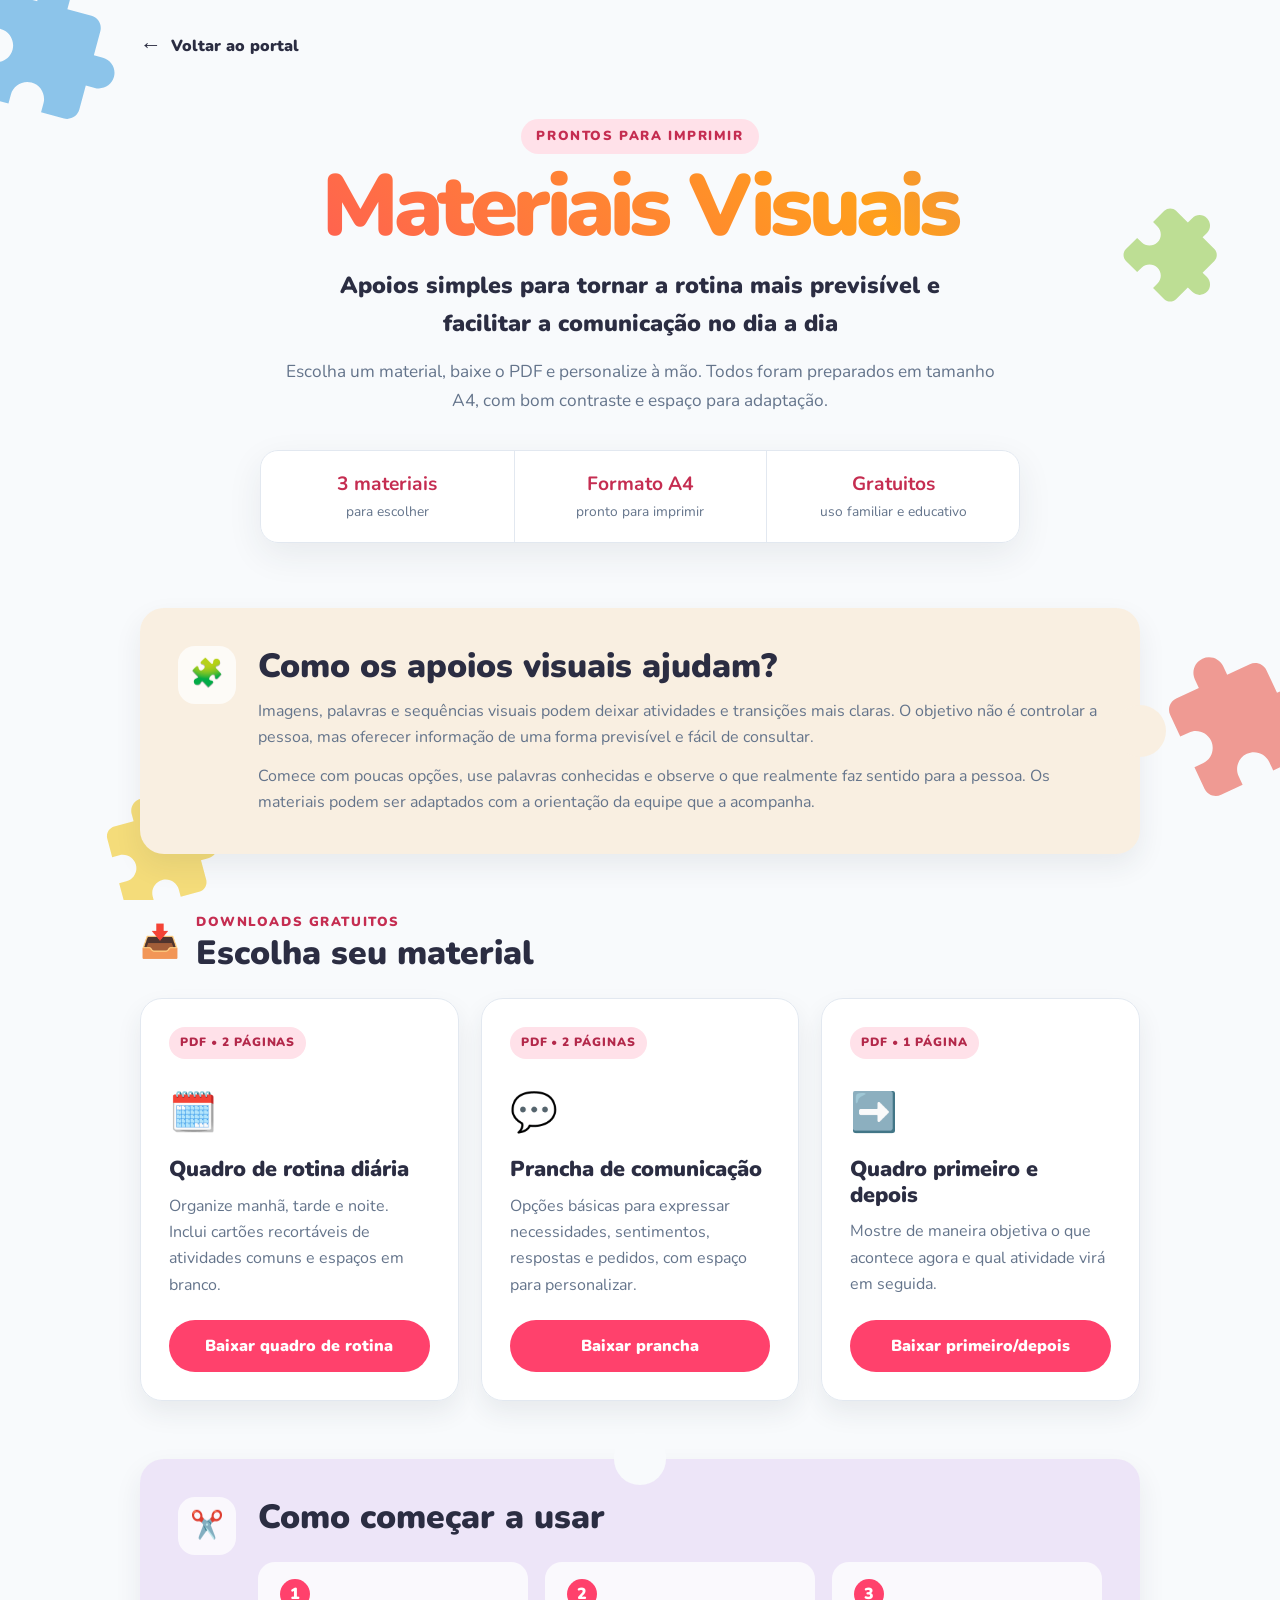
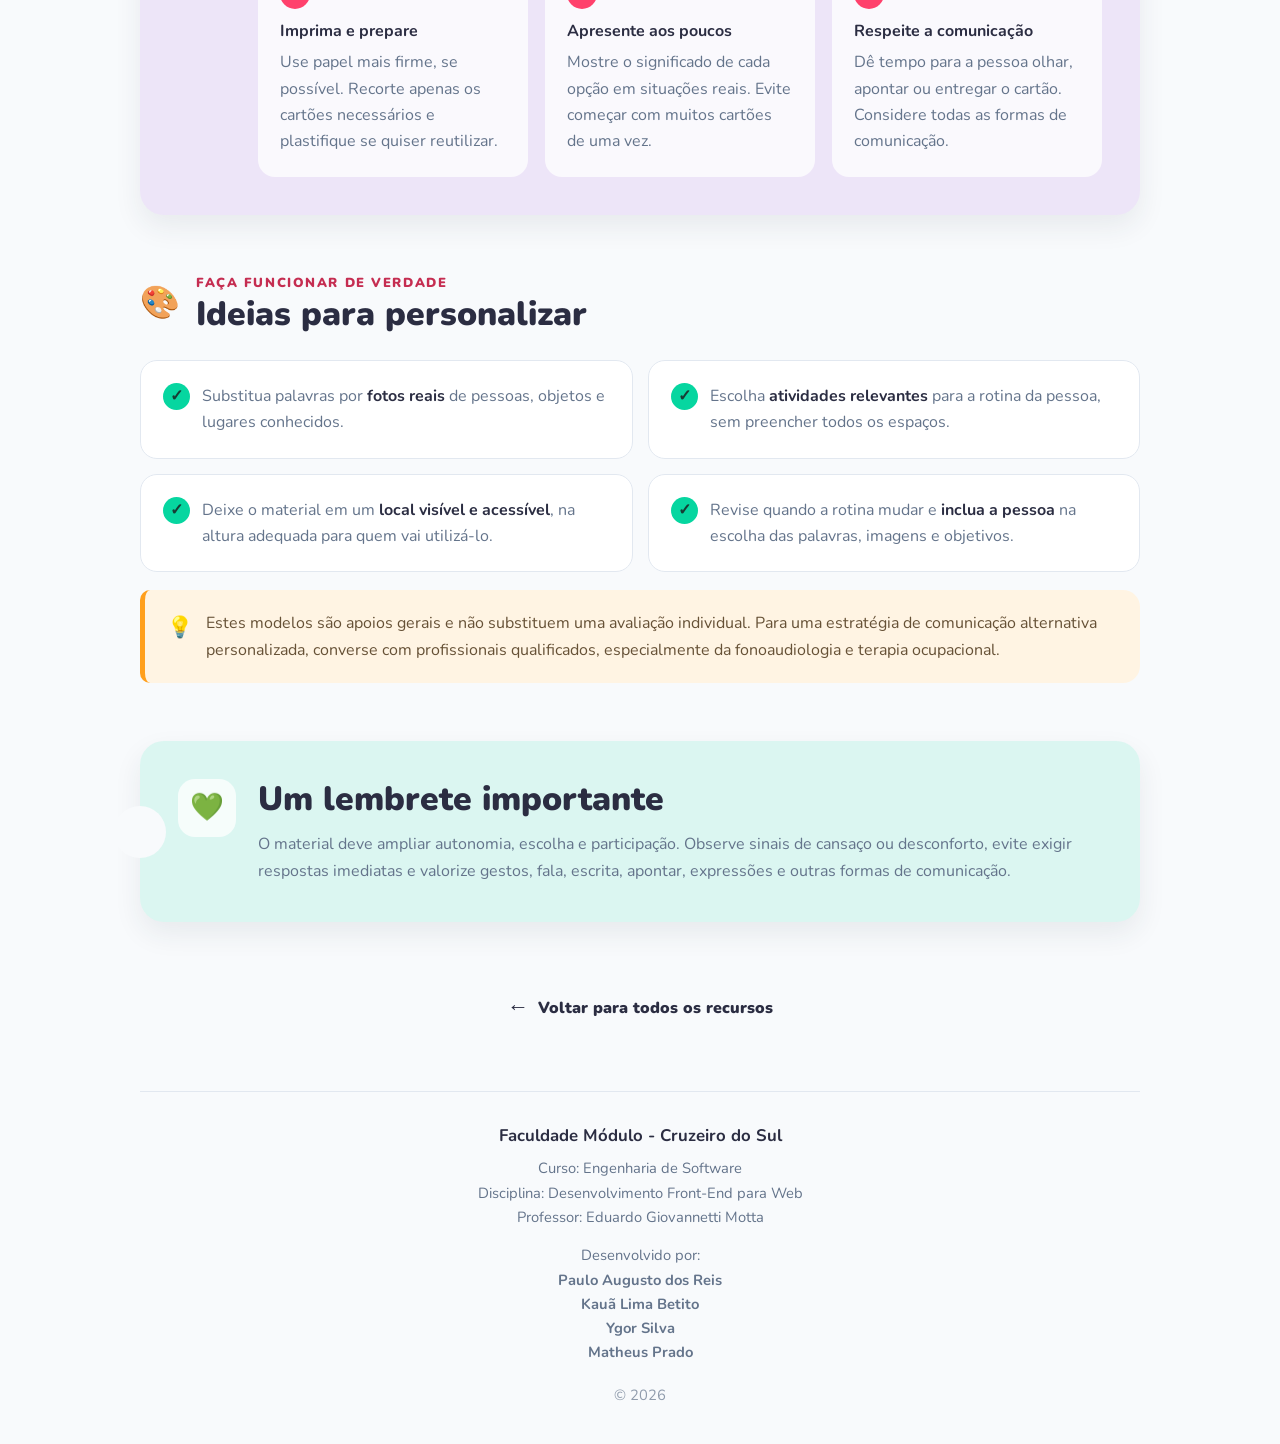
<file: materiais.html>
<!DOCTYPE html>
<html lang="pt-BR">
<head>
    <meta charset="UTF-8">
    <meta name="viewport" content="width=device-width, initial-scale=1.0">
    <meta name="description" content="Materiais visuais gratuitos para baixar e imprimir: rotina diária, prancha de comunicação e quadro primeiro/depois.">
    <title>Materiais Visuais | Portal de Apoio TEA</title>
    <link rel="preconnect" href="https://fonts.googleapis.com">
    <link rel="preconnect" href="https://fonts.gstatic.com" crossorigin>
    <link href="https://fonts.googleapis.com/css2?family=Nunito:wght@400;700;800;900&display=swap" rel="stylesheet">
    <link rel="stylesheet" href="ciptea.css">
    <link rel="stylesheet" href="recursos.css">
</head>
<body class="tema-rosa">
    <a class="pular-conteudo" href="#conteudo">Pular para o conteúdo</a>
    <div class="fundo-institucional" aria-hidden="true">
        <svg class="peca p-azul" viewBox="0 0 24 24"><path d="M20.5 11H19V7c0-1.1-.9-2-2-2h-4V3.5C13 2.12 11.88 1 10.5 1S8 2.12 8 3.5V5H4c-1.1 0-1.99.9-1.99 2v3.8H3.5c1.49 0 2.7 1.21 2.7 2.7s-1.21 2.7-2.7 2.7H2V20c0 1.1.9 2 2 2h3.8v-1.5c0-1.49 1.21-2.7 2.7-2.7 1.49 0 2.7 1.21 2.7 2.7V22H17c1.1 0 2-.9 2-2v-4h1.5c1.38 0 2.5-1.12 2.5-2.5S21.88 11 20.5 11z"/></svg>
        <svg class="peca p-vermelha" viewBox="0 0 24 24"><path d="M20.5 11H19V7c0-1.1-.9-2-2-2h-4V3.5C13 2.12 11.88 1 10.5 1S8 2.12 8 3.5V5H4c-1.1 0-1.99.9-1.99 2v3.8H3.5c1.49 0 2.7 1.21 2.7 2.7s-1.21 2.7-2.7 2.7H2V20c0 1.1.9 2 2 2h3.8v-1.5c0-1.49 1.21-2.7 2.7-2.7 1.49 0 2.7 1.21 2.7 2.7V22H17c1.1 0 2-.9 2-2v-4h1.5c1.38 0 2.5-1.12 2.5-2.5S21.88 11 20.5 11z"/></svg>
        <svg class="peca p-verde" viewBox="0 0 24 24"><path d="M20.5 11H19V7c0-1.1-.9-2-2-2h-4V3.5C13 2.12 11.88 1 10.5 1S8 2.12 8 3.5V5H4c-1.1 0-1.99.9-1.99 2v3.8H3.5c1.49 0 2.7 1.21 2.7 2.7s-1.21 2.7-2.7 2.7H2V20c0 1.1.9 2 2 2h3.8v-1.5c0-1.49 1.21-2.7 2.7-2.7 1.49 0 2.7 1.21 2.7 2.7V22H17c1.1 0 2-.9 2-2v-4h1.5c1.38 0 2.5-1.12 2.5-2.5S21.88 11 20.5 11z"/></svg>
        <svg class="peca p-amarela" viewBox="0 0 24 24"><path d="M20.5 11H19V7c0-1.1-.9-2-2-2h-4V3.5C13 2.12 11.88 1 10.5 1S8 2.12 8 3.5V5H4c-1.1 0-1.99.9-1.99 2v3.8H3.5c1.49 0 2.7 1.21 2.7 2.7s-1.21 2.7-2.7 2.7H2V20c0 1.1.9 2 2 2h3.8v-1.5c0-1.49 1.21-2.7 2.7-2.7 1.49 0 2.7 1.21 2.7 2.7V22H17c1.1 0 2-.9 2-2v-4h1.5c1.38 0 2.5-1.12 2.5-2.5S21.88 11 20.5 11z"/></svg>
    </div>

    <nav class="navegacao container" aria-label="Navegação principal">
        <a class="voltar" href="index.html"><span aria-hidden="true">←</span> Voltar ao portal</a>
    </nav>

    <header class="hero container">
        <span class="etiqueta">Prontos para imprimir</span>
        <h1>Materiais Visuais</h1>
        <p class="subtitulo">Apoios simples para tornar a rotina mais previsível e facilitar a comunicação no dia a dia</p>
        <p class="introducao">Escolha um material, baixe o PDF e personalize à mão. Todos foram preparados em tamanho A4, com bom contraste e espaço para adaptação.</p>
        <div class="resumo" aria-label="Informações principais">
            <div><strong>3 materiais</strong><span>para escolher</span></div>
            <div><strong>Formato A4</strong><span>pronto para imprimir</span></div>
            <div><strong>Gratuitos</strong><span>uso familiar e educativo</span></div>
        </div>
    </header>

    <main id="conteudo" class="container conteudo-principal">
        <section class="bloco bloco-laranja" aria-labelledby="apoios-visuais">
            <div class="icone" aria-hidden="true">🧩</div>
            <div>
                <h2 id="apoios-visuais">Como os apoios visuais ajudam?</h2>
                <p>Imagens, palavras e sequências visuais podem deixar atividades e transições mais claras. O objetivo não é controlar a pessoa, mas oferecer informação de uma forma previsível e fácil de consultar.</p>
                <p>Comece com poucas opções, use palavras conhecidas e observe o que realmente faz sentido para a pessoa. Os materiais podem ser adaptados com a orientação da equipe que a acompanha.</p>
            </div>
        </section>

        <section aria-labelledby="downloads">
            <div class="titulo-secao">
                <span aria-hidden="true">📥</span>
                <div><p class="chamada">Downloads gratuitos</p><h2 id="downloads">Escolha seu material</h2></div>
            </div>
            <div class="grid-downloads">
                <article class="cartao-download">
                    <span class="selo-pdf">PDF • 2 páginas</span>
                    <span aria-hidden="true">🗓️</span>
                    <h3>Quadro de rotina diária</h3>
                    <p>Organize manhã, tarde e noite. Inclui cartões recortáveis de atividades comuns e espaços em branco.</p>
                    <a class="botao-download" href="materiais/quadro-rotina-diaria.pdf" download>Baixar quadro de rotina</a>
                </article>
                <article class="cartao-download">
                    <span class="selo-pdf">PDF • 2 páginas</span>
                    <span aria-hidden="true">💬</span>
                    <h3>Prancha de comunicação</h3>
                    <p>Opções básicas para expressar necessidades, sentimentos, respostas e pedidos, com espaço para personalizar.</p>
                    <a class="botao-download" href="materiais/prancha-comunicacao.pdf" download>Baixar prancha</a>
                </article>
                <article class="cartao-download">
                    <span class="selo-pdf">PDF • 1 página</span>
                    <span aria-hidden="true">➡️</span>
                    <h3>Quadro primeiro e depois</h3>
                    <p>Mostre de maneira objetiva o que acontece agora e qual atividade virá em seguida.</p>
                    <a class="botao-download" href="materiais/primeiro-depois.pdf" download>Baixar primeiro/depois</a>
                </article>
            </div>
        </section>

        <section class="bloco bloco-roxo" aria-labelledby="como-usar">
            <div class="icone" aria-hidden="true">✂️</div>
            <div class="largura-total">
                <h2 id="como-usar">Como começar a usar</h2>
                <div class="instrucoes-uso">
                    <div><strong>Imprima e prepare</strong><p>Use papel mais firme, se possível. Recorte apenas os cartões necessários e plastifique se quiser reutilizar.</p></div>
                    <div><strong>Apresente aos poucos</strong><p>Mostre o significado de cada opção em situações reais. Evite começar com muitos cartões de uma vez.</p></div>
                    <div><strong>Respeite a comunicação</strong><p>Dê tempo para a pessoa olhar, apontar ou entregar o cartão. Considere todas as formas de comunicação.</p></div>
                </div>
            </div>
        </section>

        <section class="documentos" aria-labelledby="personalizar">
            <div class="titulo-secao">
                <span aria-hidden="true">🎨</span>
                <div><p class="chamada">Faça funcionar de verdade</p><h2 id="personalizar">Ideias para personalizar</h2></div>
            </div>
            <div class="lista-documentos">
                <div><span aria-hidden="true">✓</span><p>Substitua palavras por <strong>fotos reais</strong> de pessoas, objetos e lugares conhecidos.</p></div>
                <div><span aria-hidden="true">✓</span><p>Escolha <strong>atividades relevantes</strong> para a rotina da pessoa, sem preencher todos os espaços.</p></div>
                <div><span aria-hidden="true">✓</span><p>Deixe o material em um <strong>local visível e acessível</strong>, na altura adequada para quem vai utilizá-lo.</p></div>
                <div><span aria-hidden="true">✓</span><p>Revise quando a rotina mudar e <strong>inclua a pessoa</strong> na escolha das palavras, imagens e objetivos.</p></div>
            </div>
            <aside class="aviso"><span aria-hidden="true">💡</span><p>Estes modelos são apoios gerais e não substituem uma avaliação individual. Para uma estratégia de comunicação alternativa personalizada, converse com profissionais qualificados, especialmente da fonoaudiologia e terapia ocupacional.</p></aside>
        </section>

        <section class="bloco bloco-verde" aria-labelledby="cuidados-materiais">
            <div class="icone" aria-hidden="true">💚</div>
            <div>
                <h2 id="cuidados-materiais">Um lembrete importante</h2>
                <p>O material deve ampliar autonomia, escolha e participação. Observe sinais de cansaço ou desconforto, evite exigir respostas imediatas e valorize gestos, fala, escrita, apontar, expressões e outras formas de comunicação.</p>
            </div>
        </section>

        <a class="retorno-final" href="index.html"><span aria-hidden="true">←</span> Voltar para todos os recursos</a>
    </main>

    <footer class="rodape-profissional container">
        <p class="faculdade"><strong>Faculdade Módulo - Cruzeiro do Sul</strong></p>
        <p>Curso: Engenharia de Software<br>Disciplina: Desenvolvimento Front-End para Web<br>Professor: Eduardo Giovannetti Motta</p>
        <p class="alunos">Desenvolvido por:<br><strong>Paulo Augusto dos Reis</strong><br><strong>Kauã Lima Betito</strong><br><strong>Ygor Silva</strong><br><strong>Matheus Prado</strong></p>
        <p class="ano">&copy; 2026</p>
    </footer>
</body>
</html>
</file>
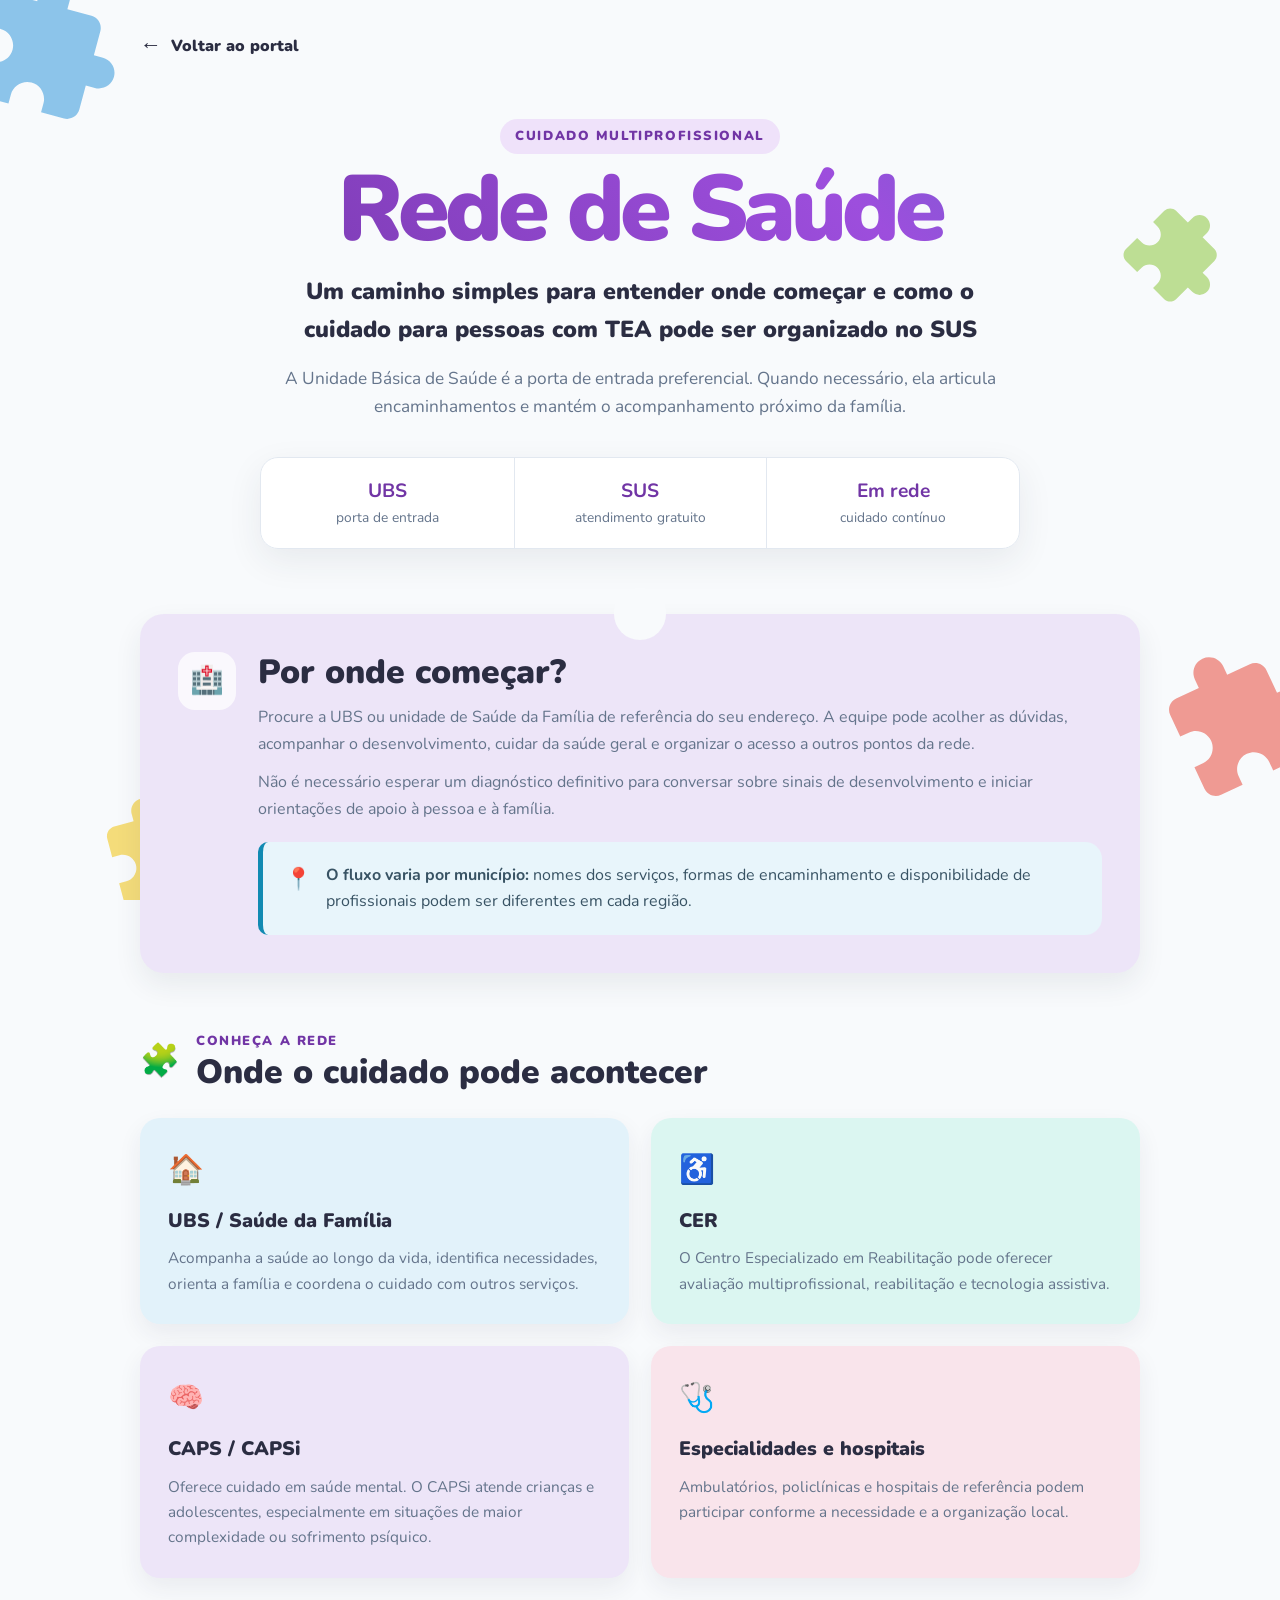
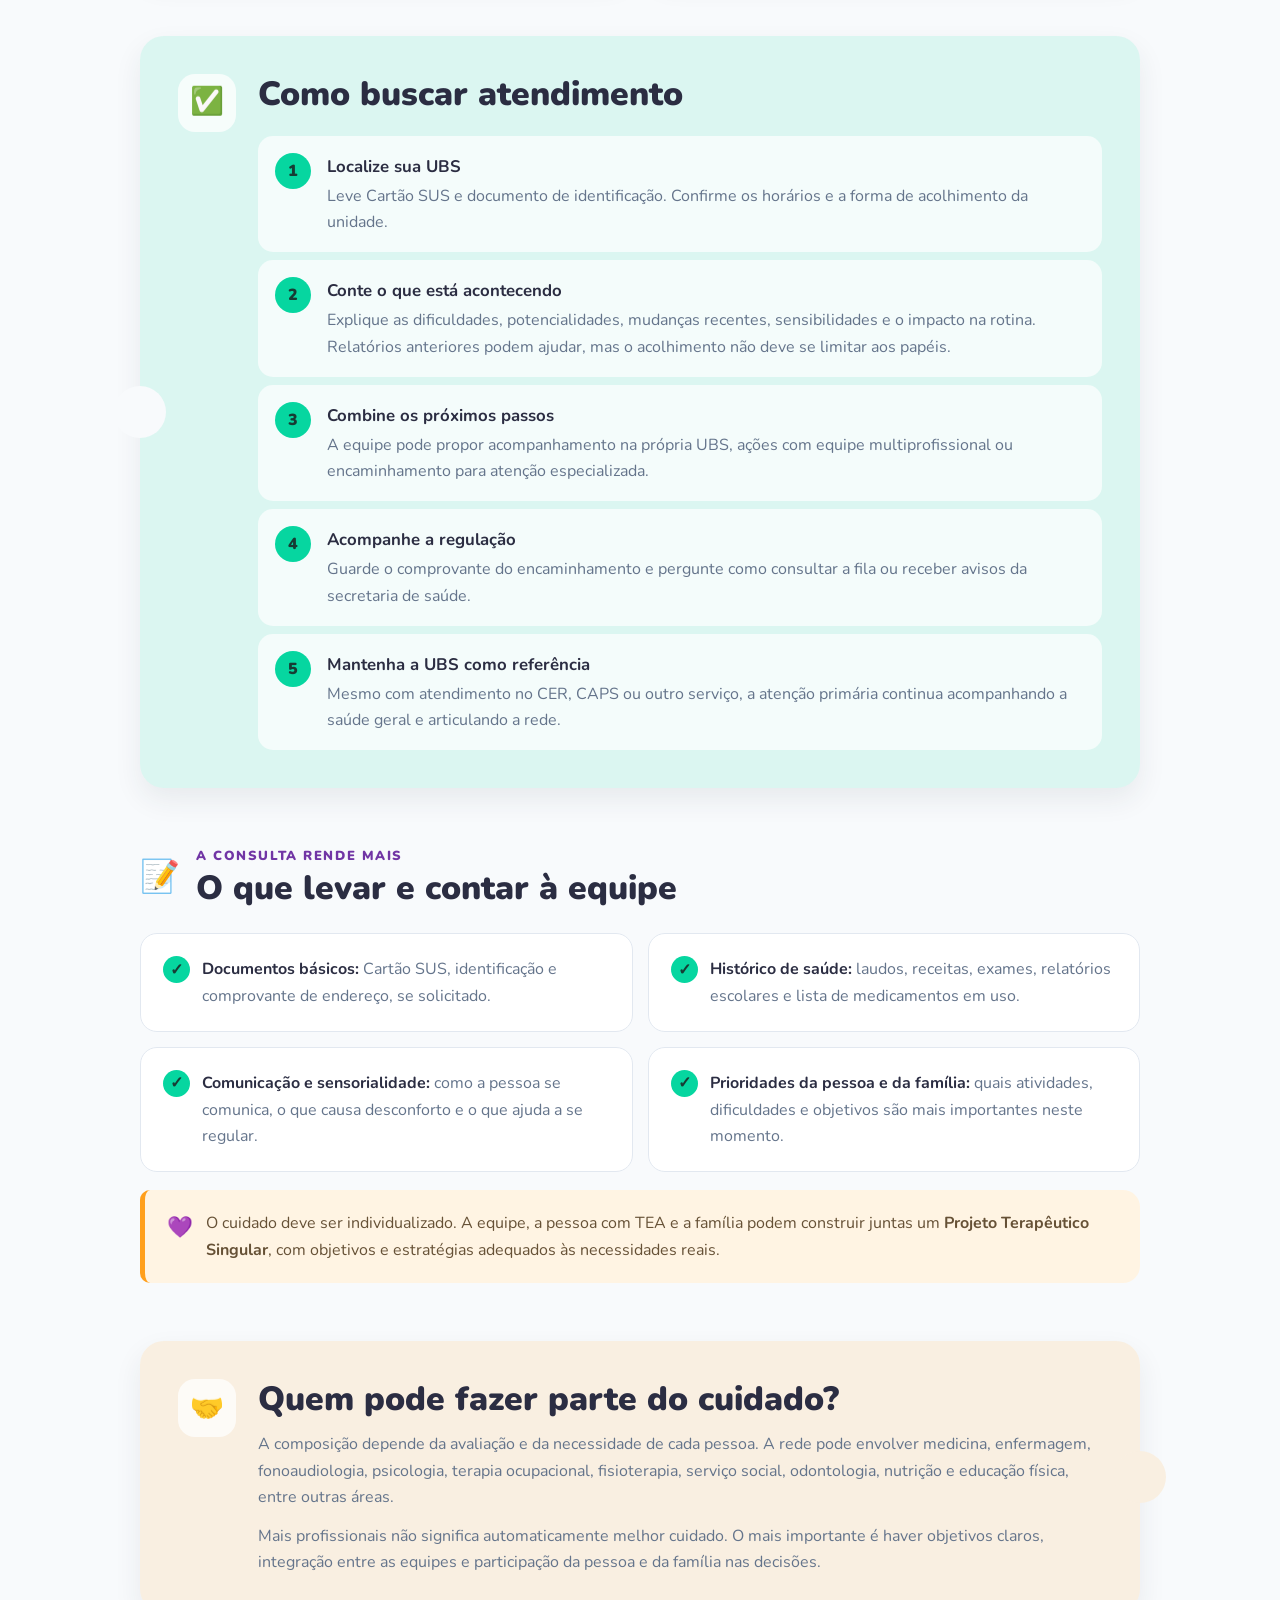
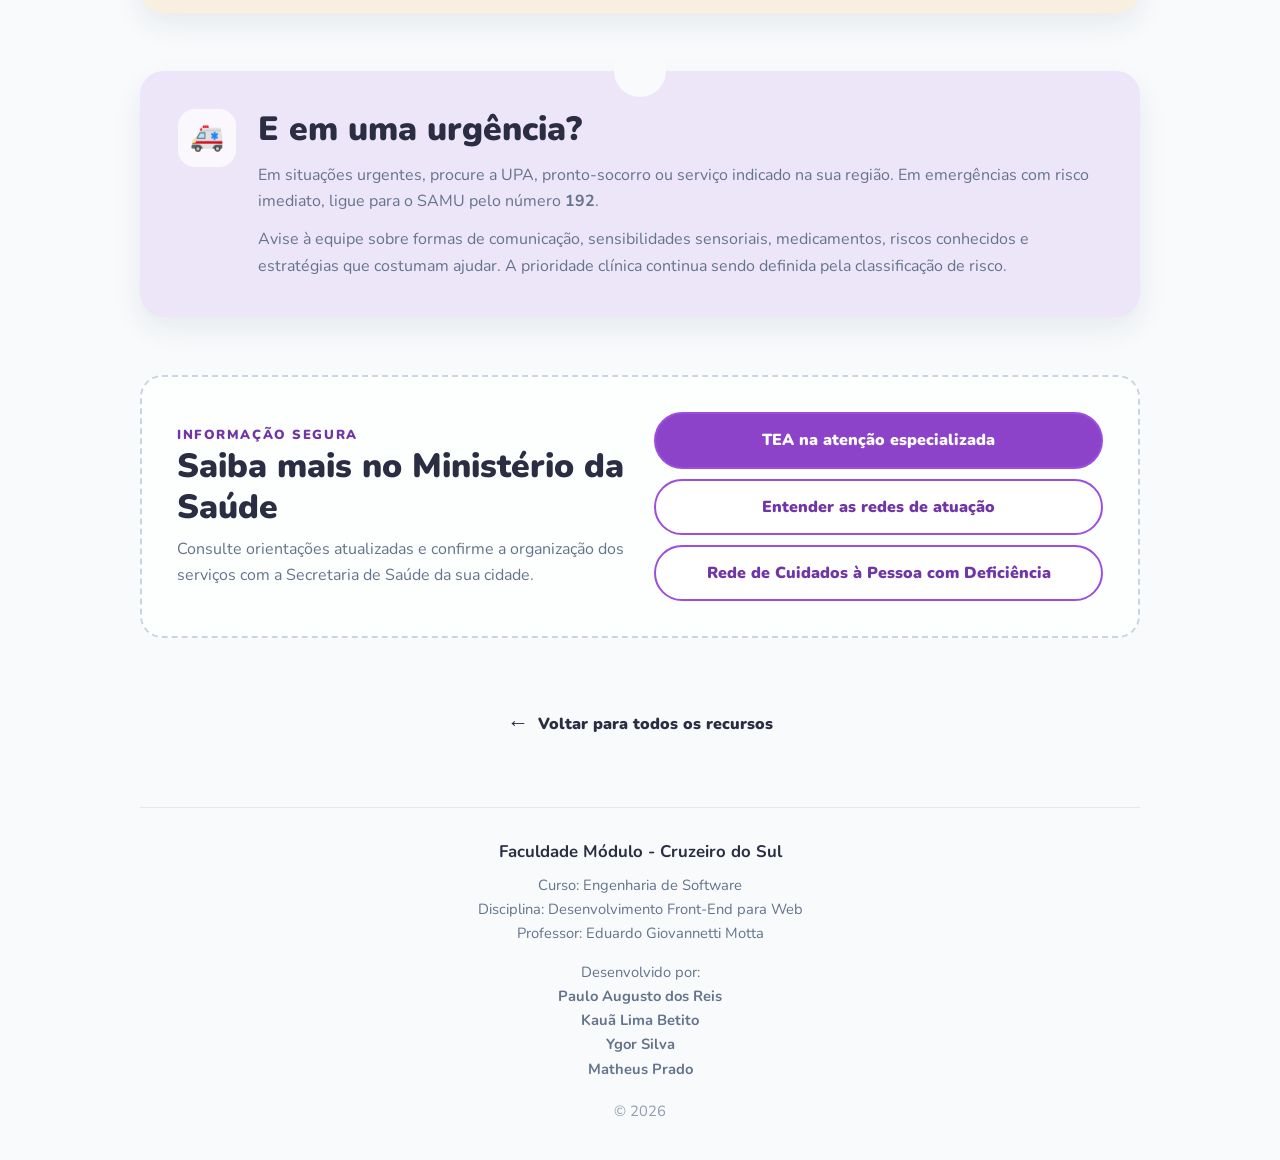
<file: saude.html>
<!DOCTYPE html>
<html lang="pt-BR">
<head>
    <meta charset="UTF-8">
    <meta name="viewport" content="width=device-width, initial-scale=1.0">
    <meta name="description" content="Guia acessível para buscar atendimento e cuidado multiprofissional para pessoas com TEA no SUS.">
    <title>Rede de Saúde para TEA | Portal de Apoio TEA</title>
    <link rel="preconnect" href="https://fonts.googleapis.com">
    <link rel="preconnect" href="https://fonts.gstatic.com" crossorigin>
    <link href="https://fonts.googleapis.com/css2?family=Nunito:wght@400;700;800;900&display=swap" rel="stylesheet">
    <link rel="stylesheet" href="ciptea.css">
    <link rel="stylesheet" href="recursos.css">
</head>
<body class="tema-roxo">
    <a class="pular-conteudo" href="#conteudo">Pular para o conteúdo</a>
    <div class="fundo-institucional" aria-hidden="true">
        <svg class="peca p-azul" viewBox="0 0 24 24"><path d="M20.5 11H19V7c0-1.1-.9-2-2-2h-4V3.5C13 2.12 11.88 1 10.5 1S8 2.12 8 3.5V5H4c-1.1 0-1.99.9-1.99 2v3.8H3.5c1.49 0 2.7 1.21 2.7 2.7s-1.21 2.7-2.7 2.7H2V20c0 1.1.9 2 2 2h3.8v-1.5c0-1.49 1.21-2.7 2.7-2.7 1.49 0 2.7 1.21 2.7 2.7V22H17c1.1 0 2-.9 2-2v-4h1.5c1.38 0 2.5-1.12 2.5-2.5S21.88 11 20.5 11z"/></svg>
        <svg class="peca p-vermelha" viewBox="0 0 24 24"><path d="M20.5 11H19V7c0-1.1-.9-2-2-2h-4V3.5C13 2.12 11.88 1 10.5 1S8 2.12 8 3.5V5H4c-1.1 0-1.99.9-1.99 2v3.8H3.5c1.49 0 2.7 1.21 2.7 2.7s-1.21 2.7-2.7 2.7H2V20c0 1.1.9 2 2 2h3.8v-1.5c0-1.49 1.21-2.7 2.7-2.7 1.49 0 2.7 1.21 2.7 2.7V22H17c1.1 0 2-.9 2-2v-4h1.5c1.38 0 2.5-1.12 2.5-2.5S21.88 11 20.5 11z"/></svg>
        <svg class="peca p-verde" viewBox="0 0 24 24"><path d="M20.5 11H19V7c0-1.1-.9-2-2-2h-4V3.5C13 2.12 11.88 1 10.5 1S8 2.12 8 3.5V5H4c-1.1 0-1.99.9-1.99 2v3.8H3.5c1.49 0 2.7 1.21 2.7 2.7s-1.21 2.7-2.7 2.7H2V20c0 1.1.9 2 2 2h3.8v-1.5c0-1.49 1.21-2.7 2.7-2.7 1.49 0 2.7 1.21 2.7 2.7V22H17c1.1 0 2-.9 2-2v-4h1.5c1.38 0 2.5-1.12 2.5-2.5S21.88 11 20.5 11z"/></svg>
        <svg class="peca p-amarela" viewBox="0 0 24 24"><path d="M20.5 11H19V7c0-1.1-.9-2-2-2h-4V3.5C13 2.12 11.88 1 10.5 1S8 2.12 8 3.5V5H4c-1.1 0-1.99.9-1.99 2v3.8H3.5c1.49 0 2.7 1.21 2.7 2.7s-1.21 2.7-2.7 2.7H2V20c0 1.1.9 2 2 2h3.8v-1.5c0-1.49 1.21-2.7 2.7-2.7 1.49 0 2.7 1.21 2.7 2.7V22H17c1.1 0 2-.9 2-2v-4h1.5c1.38 0 2.5-1.12 2.5-2.5S21.88 11 20.5 11z"/></svg>
    </div>

    <nav class="navegacao container" aria-label="Navegação principal">
        <a class="voltar" href="index.html"><span aria-hidden="true">←</span> Voltar ao portal</a>
    </nav>

    <header class="hero container">
        <span class="etiqueta">Cuidado multiprofissional</span>
        <h1>Rede de Saúde</h1>
        <p class="subtitulo">Um caminho simples para entender onde começar e como o cuidado para pessoas com TEA pode ser organizado no SUS</p>
        <p class="introducao">A Unidade Básica de Saúde é a porta de entrada preferencial. Quando necessário, ela articula encaminhamentos e mantém o acompanhamento próximo da família.</p>
        <div class="resumo" aria-label="Informações principais">
            <div><strong>UBS</strong><span>porta de entrada</span></div>
            <div><strong>SUS</strong><span>atendimento gratuito</span></div>
            <div><strong>Em rede</strong><span>cuidado contínuo</span></div>
        </div>
    </header>

    <main id="conteudo" class="container conteudo-principal">
        <section class="bloco bloco-roxo" aria-labelledby="por-onde-comecar">
            <div class="icone" aria-hidden="true">🏥</div>
            <div>
                <h2 id="por-onde-comecar">Por onde começar?</h2>
                <p>Procure a UBS ou unidade de Saúde da Família de referência do seu endereço. A equipe pode acolher as dúvidas, acompanhar o desenvolvimento, cuidar da saúde geral e organizar o acesso a outros pontos da rede.</p>
                <p>Não é necessário esperar um diagnóstico definitivo para conversar sobre sinais de desenvolvimento e iniciar orientações de apoio à pessoa e à família.</p>
                <div class="nota-destaque"><span aria-hidden="true">📍</span><p><strong>O fluxo varia por município:</strong> nomes dos serviços, formas de encaminhamento e disponibilidade de profissionais podem ser diferentes em cada região.</p></div>
            </div>
        </section>

        <section aria-labelledby="servicos-rede">
            <div class="titulo-secao">
                <span aria-hidden="true">🧩</span>
                <div><p class="chamada">Conheça a rede</p><h2 id="servicos-rede">Onde o cuidado pode acontecer</h2></div>
            </div>
            <div class="grid-beneficios grade-quatro">
                <article class="mini-cartao azul"><span aria-hidden="true">🏠</span><h3>UBS / Saúde da Família</h3><p>Acompanha a saúde ao longo da vida, identifica necessidades, orienta a família e coordena o cuidado com outros serviços.</p></article>
                <article class="mini-cartao verde"><span aria-hidden="true">♿</span><h3>CER</h3><p>O Centro Especializado em Reabilitação pode oferecer avaliação multiprofissional, reabilitação e tecnologia assistiva.</p></article>
                <article class="mini-cartao roxo"><span aria-hidden="true">🧠</span><h3>CAPS / CAPSi</h3><p>Oferece cuidado em saúde mental. O CAPSi atende crianças e adolescentes, especialmente em situações de maior complexidade ou sofrimento psíquico.</p></article>
                <article class="mini-cartao rosa"><span aria-hidden="true">🩺</span><h3>Especialidades e hospitais</h3><p>Ambulatórios, policlínicas e hospitais de referência podem participar conforme a necessidade e a organização local.</p></article>
            </div>
        </section>

        <section class="bloco bloco-verde" aria-labelledby="passos-saude">
            <div class="icone" aria-hidden="true">✅</div>
            <div class="largura-total">
                <h2 id="passos-saude">Como buscar atendimento</h2>
                <ol class="passos">
                    <li><span>1</span><div><strong>Localize sua UBS</strong><p>Leve Cartão SUS e documento de identificação. Confirme os horários e a forma de acolhimento da unidade.</p></div></li>
                    <li><span>2</span><div><strong>Conte o que está acontecendo</strong><p>Explique as dificuldades, potencialidades, mudanças recentes, sensibilidades e o impacto na rotina. Relatórios anteriores podem ajudar, mas o acolhimento não deve se limitar aos papéis.</p></div></li>
                    <li><span>3</span><div><strong>Combine os próximos passos</strong><p>A equipe pode propor acompanhamento na própria UBS, ações com equipe multiprofissional ou encaminhamento para atenção especializada.</p></div></li>
                    <li><span>4</span><div><strong>Acompanhe a regulação</strong><p>Guarde o comprovante do encaminhamento e pergunte como consultar a fila ou receber avisos da secretaria de saúde.</p></div></li>
                    <li><span>5</span><div><strong>Mantenha a UBS como referência</strong><p>Mesmo com atendimento no CER, CAPS ou outro serviço, a atenção primária continua acompanhando a saúde geral e articulando a rede.</p></div></li>
                </ol>
            </div>
        </section>

        <section class="documentos" aria-labelledby="preparar-consulta">
            <div class="titulo-secao">
                <span aria-hidden="true">📝</span>
                <div><p class="chamada">A consulta rende mais</p><h2 id="preparar-consulta">O que levar e contar à equipe</h2></div>
            </div>
            <div class="lista-documentos">
                <div><span aria-hidden="true">✓</span><p><strong>Documentos básicos:</strong> Cartão SUS, identificação e comprovante de endereço, se solicitado.</p></div>
                <div><span aria-hidden="true">✓</span><p><strong>Histórico de saúde:</strong> laudos, receitas, exames, relatórios escolares e lista de medicamentos em uso.</p></div>
                <div><span aria-hidden="true">✓</span><p><strong>Comunicação e sensorialidade:</strong> como a pessoa se comunica, o que causa desconforto e o que ajuda a se regular.</p></div>
                <div><span aria-hidden="true">✓</span><p><strong>Prioridades da pessoa e da família:</strong> quais atividades, dificuldades e objetivos são mais importantes neste momento.</p></div>
            </div>
            <aside class="aviso"><span aria-hidden="true">💜</span><p>O cuidado deve ser individualizado. A equipe, a pessoa com TEA e a família podem construir juntas um <strong>Projeto Terapêutico Singular</strong>, com objetivos e estratégias adequados às necessidades reais.</p></aside>
        </section>

        <section class="bloco bloco-laranja" aria-labelledby="profissionais">
            <div class="icone" aria-hidden="true">🤝</div>
            <div>
                <h2 id="profissionais">Quem pode fazer parte do cuidado?</h2>
                <p>A composição depende da avaliação e da necessidade de cada pessoa. A rede pode envolver medicina, enfermagem, fonoaudiologia, psicologia, terapia ocupacional, fisioterapia, serviço social, odontologia, nutrição e educação física, entre outras áreas.</p>
                <p>Mais profissionais não significa automaticamente melhor cuidado. O mais importante é haver objetivos claros, integração entre as equipes e participação da pessoa e da família nas decisões.</p>
            </div>
        </section>

        <section class="bloco bloco-roxo" aria-labelledby="urgencia">
            <div class="icone" aria-hidden="true">🚑</div>
            <div>
                <h2 id="urgencia">E em uma urgência?</h2>
                <p>Em situações urgentes, procure a UPA, pronto-socorro ou serviço indicado na sua região. Em emergências com risco imediato, ligue para o SAMU pelo número <strong>192</strong>.</p>
                <p>Avise à equipe sobre formas de comunicação, sensibilidades sensoriais, medicamentos, riscos conhecidos e estratégias que costumam ajudar. A prioridade clínica continua sendo definida pela classificação de risco.</p>
            </div>
        </section>

        <section class="fontes" aria-labelledby="fontes-saude">
            <div><p class="chamada">Informação segura</p><h2 id="fontes-saude">Saiba mais no Ministério da Saúde</h2><p>Consulte orientações atualizadas e confirme a organização dos serviços com a Secretaria de Saúde da sua cidade.</p></div>
            <div class="acoes-fontes">
                <a class="botao primario" href="https://www.gov.br/saude/pt-br/assuntos/saude-de-a-a-z/a/autismo/atencao-especializada/atencao-especializada/" target="_blank" rel="noopener noreferrer">TEA na atenção especializada</a>
                <a class="botao secundario" href="https://www.gov.br/saude/pt-br/assuntos/saude-de-a-a-z/a/autismo/redes-de-atuacao" target="_blank" rel="noopener noreferrer">Entender as redes de atuação</a>
                <a class="botao secundario" href="https://www.gov.br/saude/pt-br/assuntos/saude-de-a-a-z/s/saude-da-pessoa-com-deficiencia/rcpd/rede-de-cuidados-a-pessoa-com-deficiencia/" target="_blank" rel="noopener noreferrer">Rede de Cuidados à Pessoa com Deficiência</a>
            </div>
        </section>
        <a class="retorno-final" href="index.html"><span aria-hidden="true">←</span> Voltar para todos os recursos</a>
    </main>

    <footer class="rodape-profissional container">
        <p class="faculdade"><strong>Faculdade Módulo - Cruzeiro do Sul</strong></p>
        <p>Curso: Engenharia de Software<br>Disciplina: Desenvolvimento Front-End para Web<br>Professor: Eduardo Giovannetti Motta</p>
        <p class="alunos">Desenvolvido por:<br><strong>Paulo Augusto dos Reis</strong><br><strong>Kauã Lima Betito</strong><br><strong>Ygor Silva</strong><br><strong>Matheus Prado</strong></p>
        <p class="ano">&copy; 2026</p>
    </footer>
</body>
</html>
</file>
<file: style.css>
/* 1. Variáveis de Cores e Configurações Gerais */
:root {
    --cor-fundo: #F8FAFC;
    --cor-texto-principal: #2B2D42;
    --cor-texto-secundario: #64748B;
    --cor-branco: #FFFFFF;
}

/* 2. Reset Profissional */
* {
    margin: 0;
    padding: 0;
    box-sizing: border-box;
}

body {
    background-color: var(--cor-fundo);
    color: var(--cor-texto-principal);
    font-family: 'Nunito', sans-serif;
    line-height: 1.6;
    -webkit-font-smoothing: antialiased;
    position: relative;
}

/* =========================================================
   3. FUNDO DECORATIVO INSTITUCIONAL (Quebra-cabeças)
   ========================================================= */
.fundo-institucional {
    position: fixed;
    top: 0; left: 0; width: 100%; height: 100%;
    z-index: -1; 
    pointer-events: none; 
    overflow: hidden;
}

.peca {
    position: absolute;
    width: 150px;
    height: 150px;
    opacity: 0.85; /* Cores super vivas no fundo */
}

.p-azul { fill: #3498db; top: -20px; left: -20px; transform: rotate(15deg); }
.p-vermelha { fill: #e74c3c; bottom: 10%; right: -30px; transform: rotate(-25deg); }
.p-verde { fill: #8dc63f; top: 15%; right: 5%; transform: rotate(45deg); width: 100px; }
.p-amarela { fill: #f1c40f; bottom: -20px; left: 10%; transform: rotate(-15deg); width: 120px; }

/* 4. Container Base */
.container {
    max-width: 1000px;
    margin: 0 auto;
    padding: 0 20px;
}

/* 5. Cabeçalho Principal */
.cabecalho-principal {
    padding: 60px 0;
    text-align: center;
    margin-bottom: 50px;
}

.cabecalho-principal h1 {
    font-size: 3rem;
    font-weight: 900;
    margin-bottom: 15px;
    background: linear-gradient(45deg, #FF416C, #FF4B2B, #FFD166, #06D6A0, #118AB2);
    background-size: 300% 300%;
    -webkit-background-clip: text;
    -webkit-text-fill-color: transparent;
    animation: brilhoColorido 6s ease infinite;
}

.cabecalho-principal p {
    font-size: 1.1rem;
    color: var(--cor-texto-secundario);
    max-width: 600px;
    margin: 0 auto;
}

@keyframes brilhoColorido {
    0% { background-position: 0% 50%; }
    50% { background-position: 100% 50%; }
    100% { background-position: 0% 50%; }
}

/* 6. Grid Layout Espaçado */
.grid-cartoes {
    display: grid;
    grid-template-columns: repeat(2, 1fr); 
    gap: 50px; /* Aumentamos o espaço para as peças do quebra-cabeça respirarem */
    padding-bottom: 30px;
}

@media (max-width: 768px) {
    .grid-cartoes {
        grid-template-columns: 1fr;
        gap: 60px;
    }
}

/* 7. Design dos Cartões (Base do Quebra-Cabeça) */
.cartao {
    border-radius: 20px;
    display: flex;
    flex-direction: column;
    justify-content: space-between;
    transition: all 0.4s cubic-bezier(0.175, 0.885, 0.32, 1.275);
    position: relative;
    /* Removido o overflow e bordas para o efeito 3D do quebra-cabeça funcionar */
    border: none;
    box-shadow: none; 
}

/* Mantém os textos e botões ACIMA das peças do quebra cabeça */
.cartao-conteudo, .cartao-acao {
    position: relative;
    z-index: 5;
}

.cartao-conteudo { padding: 30px; }

.cartao-conteudo h2 {
    font-size: 1.5rem;
    font-weight: 800;
    margin-bottom: 15px;
    color: var(--cor-texto-principal);
}

.cartao-conteudo p { color: var(--cor-texto-secundario); }

.cartao-acao { padding: 0 30px 30px 30px; }

.cartao:hover {
    transform: translateY(-10px) scale(1.02);
}

/* Molde Base das abas e buracos */
.cartao::after, .cartao::before {
    content: '';
    position: absolute;
    width: 50px;
    height: 50px;
    border-radius: 50%;
    z-index: 2;
}

/* 8. Botões Profissionais */
.botao-profissional {
    display: inline-block;
    color: var(--cor-branco);
    padding: 14px 24px;
    border-radius: 50px;
    text-decoration: none;
    font-weight: 800;
    font-size: 1.1rem;
    width: 100%;
    text-align: center;
    box-shadow: 0 4px 10px rgba(0,0,0,0.15);
    transition: transform 0.2s ease;
}

.botao-profissional:hover {
    transform: scale(1.05);
}

/* =========================================================
   9. FORMATO QUEBRA-CABEÇA (A Mágica da Opacidade 0.12 simulada)
   ========================================================= */

/* Cartão 1 (Laranja) - Abas saindo na Direita e Embaixo */
.cartao:nth-of-type(1) { background-color: #F9EFE1; }
.cartao:nth-of-type(1)::after { /* Aba Direita */
    right: -25px; top: 50%; transform: translateY(-50%); background-color: #F9EFE1;
}
.cartao:nth-of-type(1)::before { /* Aba Baixo */
    bottom: -25px; left: 50%; transform: translateX(-50%); background-color: #F9EFE1;
}
.cartao:nth-of-type(1) .botao-profissional { background-color: #FF9F1C !important; }


/* Cartão 2 (Verde) - Buraco na Esquerda, Aba Embaixo */
.cartao:nth-of-type(2) { background-color: #DBF6F1; }
.cartao:nth-of-type(2)::after { /* Buraco Esquerda (falso recorte) */
    left: -25px; top: 50%; transform: translateY(-50%); background-color: var(--cor-fundo);
}
.cartao:nth-of-type(2)::before { /* Aba Baixo */
    bottom: -25px; left: 50%; transform: translateX(-50%); background-color: #DBF6F1;
}
.cartao:nth-of-type(2) .botao-profissional { background-color: #06D6A0 !important; }


/* Cartão 3 (Roxo) - Aba na Direita, Buraco em Cima */
.cartao:nth-of-type(3) { background-color: #EDE5F8; }
.cartao:nth-of-type(3)::after { /* Aba Direita */
    right: -25px; top: 50%; transform: translateY(-50%); background-color: #EDE5F8;
}
.cartao:nth-of-type(3)::before { /* Buraco Cima (falso recorte) */
    top: -25px; left: 50%; transform: translateX(-50%); background-color: var(--cor-fundo);
}
.cartao:nth-of-type(3) .botao-profissional { background-color: #9D4EDD !important; }


/* Cartão 4 (Rosa) - Buracos na Esquerda e em Cima */
.cartao:nth-of-type(4) { background-color: #F9E4EB; }
.cartao:nth-of-type(4)::after { /* Buraco Esquerda */
    left: -25px; top: 50%; transform: translateY(-50%); background-color: var(--cor-fundo);
}
.cartao:nth-of-type(4)::before { /* Buraco Cima */
    top: -25px; left: 50%; transform: translateX(-50%); background-color: var(--cor-fundo);
}
.cartao:nth-of-type(4) .botao-profissional { background-color: #FF416C !important; }

/* =========================================================
   10. RODAPÉ PROFISSIONAL (Assinatura Acadêmica)
   ========================================================= */
.rodape-profissional {
    text-align: center;
    padding: 30px 0;
    color: var(--cor-texto-secundario);
    font-size: 0.95rem;
    border-top: 1px solid #E2E8F0;
    margin-top: 40px;
}

/* Espaçamento elegante entre as linhas do rodapé */
.rodape-profissional p {
    margin-bottom: 6px;
    line-height: 1.5;
}

/* Destaque sutil para o nome da faculdade */
.rodape-profissional .faculdade {
    color: var(--cor-texto-principal);
    font-size: 1.1rem;
    margin-bottom: 12px;
}

/* Distanciamento do ano no final */
.rodape-profissional .ano {
    margin-top: 20px;
    font-size: 0.85rem;
    opacity: 0.7;
}
</file>
<file: ciptea.css>
:root {
    --cor-fundo: #f8fafc;
    --cor-texto: #2b2d42;
    --cor-texto-suave: #64748b;
    --cor-branco: #ffffff;
    --laranja: #ff9f1c;
    --verde: #06d6a0;
    --azul: #118ab2;
    --rosa: #ff416c;
    --roxo: #9d4edd;
}

* {
    box-sizing: border-box;
    margin: 0;
    padding: 0;
}

html {
    scroll-behavior: smooth;
}

body {
    position: relative;
    min-height: 100vh;
    overflow-x: hidden;
    background: var(--cor-fundo);
    color: var(--cor-texto);
    font-family: "Nunito", sans-serif;
    line-height: 1.65;
    -webkit-font-smoothing: antialiased;
}

a {
    color: inherit;
}

.container {
    width: min(100% - 40px, 1000px);
    margin-inline: auto;
}

.pular-conteudo {
    position: fixed;
    top: 12px;
    left: 12px;
    z-index: 50;
    padding: 10px 16px;
    border-radius: 10px;
    background: var(--cor-texto);
    color: white;
    font-weight: 800;
    transform: translateY(-160%);
}

.pular-conteudo:focus {
    transform: translateY(0);
}

.fundo-institucional {
    position: fixed;
    inset: 0;
    z-index: -1;
    overflow: hidden;
    pointer-events: none;
}

.peca {
    position: absolute;
    width: 150px;
    height: 150px;
    opacity: 0.55;
}

.p-azul { top: -25px; left: -25px; fill: #3498db; transform: rotate(15deg); }
.p-vermelha { right: -35px; bottom: 12%; fill: #e74c3c; transform: rotate(-25deg); }
.p-verde { top: 20%; right: 4%; width: 100px; fill: #8dc63f; transform: rotate(45deg); }
.p-amarela { bottom: -25px; left: 8%; width: 120px; fill: #f1c40f; transform: rotate(-15deg); }

.navegacao {
    padding-top: 28px;
}

.voltar,
.retorno-final {
    display: inline-flex;
    align-items: center;
    gap: 9px;
    color: var(--cor-texto);
    font-weight: 900;
    text-decoration: none;
}

.voltar span,
.retorno-final span {
    font-size: 1.35rem;
    transition: transform 0.2s ease;
}

.voltar:hover span,
.retorno-final:hover span {
    transform: translateX(-4px);
}

.hero {
    padding: 55px 0 65px;
    text-align: center;
}

.etiqueta,
.chamada {
    color: #c96e00;
    font-size: 0.82rem;
    font-weight: 900;
    letter-spacing: 0.12em;
    text-transform: uppercase;
}

.etiqueta {
    display: inline-block;
    padding: 7px 15px;
    border-radius: 999px;
    background: #fff0d9;
}

.hero h1 {
    margin-top: 10px;
    font-size: clamp(3.6rem, 11vw, 6.5rem);
    font-weight: 900;
    letter-spacing: -0.055em;
    line-height: 1;
    background: linear-gradient(45deg, #ff416c, #ff9f1c, #ffd166, #06d6a0, #118ab2);
    background-size: 250% 250%;
    background-clip: text;
    color: transparent;
    animation: brilho-colorido 7s ease infinite;
}

.subtitulo {
    margin: 16px auto 0;
    max-width: 680px;
    font-size: clamp(1.1rem, 3vw, 1.45rem);
    font-weight: 900;
}

.introducao {
    max-width: 720px;
    margin: 15px auto 0;
    color: var(--cor-texto-suave);
    font-size: 1.08rem;
}

.resumo {
    display: grid;
    grid-template-columns: repeat(3, 1fr);
    max-width: 760px;
    margin: 35px auto 0;
    overflow: hidden;
    border: 1px solid #e2e8f0;
    border-radius: 18px;
    background: rgba(255, 255, 255, 0.9);
    box-shadow: 0 12px 35px rgba(43, 45, 66, 0.08);
}

.resumo div {
    display: flex;
    flex-direction: column;
    padding: 18px 12px;
}

.resumo div + div {
    border-left: 1px solid #e2e8f0;
}

.resumo strong {
    color: var(--laranja);
    font-size: 1.2rem;
}

.resumo span {
    color: var(--cor-texto-suave);
    font-size: 0.86rem;
}

.conteudo-principal {
    display: grid;
    gap: 58px;
}

.bloco {
    position: relative;
    display: flex;
    gap: 22px;
    padding: 38px;
    border-radius: 24px;
    box-shadow: 0 12px 28px rgba(43, 45, 66, 0.08);
}

.bloco::after {
    content: "";
    position: absolute;
    right: -26px;
    top: 50%;
    width: 52px;
    height: 52px;
    border-radius: 50%;
    background: inherit;
    transform: translateY(-50%);
}

.bloco-laranja { background: #f9efe1; }
.bloco-verde { background: #dbf6f1; }
.bloco-roxo { background: #ede5f8; }

.bloco-verde::after {
    right: auto;
    left: -26px;
    background: var(--cor-fundo);
}

.bloco-roxo::after {
    top: -26px;
    right: auto;
    left: 50%;
    background: var(--cor-fundo);
    transform: translateX(-50%);
}

.icone {
    display: grid;
    flex: 0 0 58px;
    width: 58px;
    height: 58px;
    place-items: center;
    border-radius: 17px;
    background: rgba(255, 255, 255, 0.75);
    font-size: 1.7rem;
}

.bloco h2,
.titulo-secao h2,
.fontes h2 {
    font-size: clamp(1.65rem, 4vw, 2.1rem);
    font-weight: 900;
    line-height: 1.2;
}

.bloco p {
    margin-top: 12px;
    color: var(--cor-texto-suave);
}

.largura-total {
    width: 100%;
}

.titulo-secao {
    display: flex;
    align-items: center;
    gap: 16px;
    margin-bottom: 25px;
}

.titulo-secao > span {
    font-size: 2rem;
}

.grid-beneficios {
    display: grid;
    grid-template-columns: repeat(3, 1fr);
    gap: 22px;
}

.mini-cartao {
    padding: 28px;
    border-radius: 20px;
    box-shadow: 0 10px 24px rgba(43, 45, 66, 0.07);
    transition: transform 0.25s ease;
}

.mini-cartao:hover {
    transform: translateY(-6px);
}

.mini-cartao > span {
    font-size: 1.8rem;
}

.mini-cartao h3 {
    margin-top: 12px;
    font-size: 1.22rem;
    font-weight: 900;
}

.mini-cartao p {
    margin-top: 8px;
    color: var(--cor-texto-suave);
    font-size: 0.96rem;
}

.mini-cartao.azul { background: #e2f2fa; }
.mini-cartao.verde { background: #dbf6f1; }
.mini-cartao.rosa { background: #f9e4eb; }

.passos {
    display: grid;
    gap: 8px;
    margin-top: 22px;
    list-style: none;
}

.passos li {
    display: flex;
    gap: 16px;
    padding: 17px;
    border-radius: 15px;
    background: rgba(255, 255, 255, 0.7);
}

.passos li > span {
    display: grid;
    flex: 0 0 36px;
    width: 36px;
    height: 36px;
    place-items: center;
    border-radius: 50%;
    background: var(--verde);
    color: #173c34;
    font-weight: 900;
}

.passos strong {
    font-size: 1.05rem;
}

.passos p {
    margin-top: 2px;
}

.lista-documentos {
    display: grid;
    grid-template-columns: repeat(2, 1fr);
    gap: 15px;
}

.lista-documentos > div {
    display: flex;
    gap: 12px;
    padding: 22px;
    border: 1px solid #e2e8f0;
    border-radius: 17px;
    background: rgba(255, 255, 255, 0.92);
}

.lista-documentos span {
    display: grid;
    flex: 0 0 27px;
    width: 27px;
    height: 27px;
    place-items: center;
    border-radius: 50%;
    background: var(--verde);
    color: #173c34;
    font-weight: 900;
}

.lista-documentos p {
    color: var(--cor-texto-suave);
}

.lista-documentos strong {
    color: var(--cor-texto);
}

.aviso {
    display: flex;
    gap: 13px;
    margin-top: 18px;
    padding: 20px 22px;
    border-left: 5px solid var(--laranja);
    border-radius: 10px 17px 17px 10px;
    background: #fff4e3;
}

.aviso span {
    font-size: 1.3rem;
}

.aviso p {
    color: #665136;
}

.perguntas {
    display: grid;
    gap: 10px;
    margin-top: 22px;
}

.perguntas details {
    border-radius: 14px;
    background: rgba(255, 255, 255, 0.72);
}

.perguntas summary {
    padding: 17px 20px;
    cursor: pointer;
    font-weight: 900;
}

.perguntas details p {
    margin: 0;
    padding: 0 20px 18px;
}

.fontes {
    display: grid;
    grid-template-columns: 1fr 1fr;
    align-items: center;
    gap: 28px;
    padding: 35px;
    border: 2px dashed #cbd5e1;
    border-radius: 22px;
    background: rgba(255, 255, 255, 0.7);
}

.fontes p:not(.chamada) {
    margin-top: 9px;
    color: var(--cor-texto-suave);
}

.acoes-fontes {
    display: grid;
    gap: 10px;
}

.botao {
    display: block;
    padding: 13px 18px;
    border: 2px solid var(--laranja);
    border-radius: 999px;
    font-weight: 900;
    text-align: center;
    text-decoration: none;
    transition: transform 0.2s ease, box-shadow 0.2s ease;
}

.botao:hover {
    transform: translateY(-2px);
    box-shadow: 0 7px 15px rgba(43, 45, 66, 0.13);
}

.botao.primario {
    background: var(--laranja);
    color: white;
}

.botao.secundario {
    background: white;
    color: #b35e00;
}

.retorno-final {
    justify-self: center;
    margin-bottom: 15px;
    padding: 10px;
}

.rodape-profissional {
    margin-top: 40px;
    padding: 30px 0;
    border-top: 1px solid #e2e8f0;
    color: var(--cor-texto-suave);
    font-size: 0.92rem;
    text-align: center;
}

.rodape-profissional p {
    margin-bottom: 7px;
}

.rodape-profissional .faculdade {
    color: var(--cor-texto);
    font-size: 1.05rem;
}

.rodape-profissional .alunos {
    margin-top: 14px;
}

.rodape-profissional .ano {
    margin-top: 18px;
    opacity: 0.7;
}

a:focus-visible,
summary:focus-visible {
    outline: 4px solid rgba(17, 138, 178, 0.35);
    outline-offset: 4px;
}

@keyframes brilho-colorido {
    0%, 100% { background-position: 0% 50%; }
    50% { background-position: 100% 50%; }
}

@media (max-width: 760px) {
    .hero {
        padding: 40px 0 50px;
    }

    .resumo,
    .grid-beneficios,
    .lista-documentos,
    .fontes {
        grid-template-columns: 1fr;
    }

    .resumo div + div {
        border-top: 1px solid #e2e8f0;
        border-left: 0;
    }

    .bloco {
        flex-direction: column;
        padding: 28px 24px;
    }

    .bloco::after {
        display: none;
    }

    .fontes {
        padding: 27px 23px;
    }
}

@media (max-width: 430px) {
    .container {
        width: min(100% - 28px, 1000px);
    }

    .conteudo-principal {
        gap: 45px;
    }

    .passos li {
        padding: 14px;
    }

    .lista-documentos > div,
    .mini-cartao {
        padding: 20px;
    }
}

@media (prefers-reduced-motion: reduce) {
    html {
        scroll-behavior: auto;
    }

    *,
    *::before,
    *::after {
        animation-duration: 0.01ms !important;
        animation-iteration-count: 1 !important;
        transition-duration: 0.01ms !important;
    }
}
</file>
<file: recursos.css>
/* Complementos compartilhados pelas páginas de recursos do portal. */

.tema-verde .etiqueta,
.tema-verde .chamada { color: #087b61; }
.tema-verde .etiqueta { background: #d9f8ef; }
.tema-verde .hero h1 {
    font-size: clamp(3.1rem, 9vw, 5.8rem);
    background-image: linear-gradient(45deg, #087b61, #06d6a0, #8dc63f, #118ab2);
}
.tema-verde .resumo strong { color: #087b61; }
.tema-verde .botao { border-color: #06a982; }
.tema-verde .botao.primario { background: #06a982; }
.tema-verde .botao.secundario { color: #087b61; }

.tema-roxo .etiqueta,
.tema-roxo .chamada { color: #7135a5; }
.tema-roxo .etiqueta { background: #efe2fa; }
.tema-roxo .hero h1 {
    font-size: clamp(3.1rem, 9vw, 5.8rem);
    background-image: linear-gradient(45deg, #7135a5, #9d4edd, #118ab2, #06d6a0);
}
.tema-roxo .resumo strong { color: #7135a5; }
.tema-roxo .botao { border-color: #9d4edd; }
.tema-roxo .botao.primario { background: #8c43ca; }
.tema-roxo .botao.secundario { color: #7135a5; }

.tema-rosa .etiqueta,
.tema-rosa .chamada { color: #c52d51; }
.tema-rosa .etiqueta { background: #ffe1e9; }
.tema-rosa .hero h1 {
    font-size: clamp(3rem, 8.4vw, 5.4rem);
    background-image: linear-gradient(45deg, #ff416c, #ff9f1c, #9d4edd, #118ab2);
}
.tema-rosa .resumo strong { color: #c52d51; }
.tema-rosa .botao { border-color: #ff416c; }
.tema-rosa .botao.primario { background: #ff416c; }
.tema-rosa .botao.secundario { color: #c52d51; }

.nota-destaque {
    display: flex;
    gap: 14px;
    margin-top: 20px;
    padding: 20px 22px;
    border-left: 5px solid var(--azul);
    border-radius: 10px 17px 17px 10px;
    background: #e8f5fb;
    color: #385364;
}

.nota-destaque > span {
    font-size: 1.35rem;
}

.nota-destaque p {
    margin: 0;
    color: inherit;
}

.lista-simples {
    display: grid;
    gap: 12px;
    margin-top: 20px;
    list-style: none;
}

.lista-simples li {
    position: relative;
    padding-left: 30px;
    color: var(--cor-texto-suave);
}

.lista-simples li::before {
    content: "✓";
    position: absolute;
    top: 0;
    left: 0;
    display: grid;
    width: 22px;
    height: 22px;
    place-items: center;
    border-radius: 50%;
    background: var(--verde);
    color: #173c34;
    font-size: 0.78rem;
    font-weight: 900;
}

.lista-simples strong {
    color: var(--cor-texto);
}

.mini-cartao.amarelo { background: #fff3ce; }
.mini-cartao.roxo { background: #ede5f8; }
.mini-cartao.laranja { background: #f9efe1; }

.grade-quatro {
    grid-template-columns: repeat(2, 1fr);
}

.etapas-avaliacao {
    display: grid;
    grid-template-columns: repeat(2, 1fr);
    gap: 18px;
    margin-top: 22px;
}

.etapas-avaliacao article {
    padding: 23px;
    border-radius: 17px;
    background: rgba(255, 255, 255, 0.72);
}

.etapas-avaliacao span {
    font-size: 1.7rem;
}

.etapas-avaliacao h3 {
    margin-top: 9px;
    font-size: 1.1rem;
    font-weight: 900;
}

.etapas-avaliacao p {
    margin-top: 6px;
}

.telefone-destaque {
    display: inline-flex;
    align-items: center;
    gap: 8px;
    margin-top: 14px;
    padding: 8px 14px;
    border-radius: 999px;
    background: white;
    color: var(--cor-texto);
    font-weight: 900;
}

.grid-downloads {
    display: grid;
    grid-template-columns: repeat(3, 1fr);
    gap: 22px;
}

.cartao-download {
    display: flex;
    min-height: 100%;
    flex-direction: column;
    padding: 28px;
    border: 1px solid #e2e8f0;
    border-radius: 22px;
    background: rgba(255, 255, 255, 0.94);
    box-shadow: 0 12px 26px rgba(43, 45, 66, 0.08);
    transition: transform 0.25s ease, box-shadow 0.25s ease;
}

.cartao-download:hover {
    transform: translateY(-6px);
    box-shadow: 0 18px 34px rgba(43, 45, 66, 0.13);
}

.selo-pdf {
    display: inline-flex;
    align-self: flex-start;
    align-items: center;
    gap: 7px;
    padding: 6px 11px;
    border-radius: 999px;
    background: #ffe1e9;
    color: #b3284a;
    font-size: 0.75rem;
    font-weight: 900;
    letter-spacing: 0.08em;
    text-transform: uppercase;
}

.cartao-download > span:not(.selo-pdf) {
    margin-top: 22px;
    font-size: 2.4rem;
}

.cartao-download h3 {
    margin-top: 12px;
    font-size: 1.35rem;
    font-weight: 900;
    line-height: 1.2;
}

.cartao-download p {
    margin: 10px 0 22px;
    color: var(--cor-texto-suave);
}

.cartao-download .botao-download {
    display: block;
    margin-top: auto;
    padding: 13px 18px;
    border-radius: 999px;
    background: #ff416c;
    color: white;
    font-weight: 900;
    text-align: center;
    text-decoration: none;
    transition: transform 0.2s ease;
}

.cartao-download .botao-download:hover {
    transform: scale(1.03);
}

.instrucoes-uso {
    counter-reset: instrucoes;
    display: grid;
    grid-template-columns: repeat(3, 1fr);
    gap: 17px;
    margin-top: 24px;
}

.instrucoes-uso div {
    position: relative;
    padding: 56px 22px 22px;
    border-radius: 17px;
    background: rgba(255, 255, 255, 0.76);
}

.instrucoes-uso div::before {
    counter-increment: instrucoes;
    content: counter(instrucoes);
    position: absolute;
    top: 17px;
    left: 22px;
    display: grid;
    width: 30px;
    height: 30px;
    place-items: center;
    border-radius: 50%;
    background: #ff416c;
    color: white;
    font-weight: 900;
}

.instrucoes-uso strong {
    display: block;
    margin-bottom: 5px;
}

.instrucoes-uso p {
    margin: 0;
}

@media (max-width: 760px) {
    .grade-quatro,
    .etapas-avaliacao,
    .grid-downloads,
    .instrucoes-uso {
        grid-template-columns: 1fr;
    }

    .nota-destaque {
        padding: 18px;
    }
}
</file>
